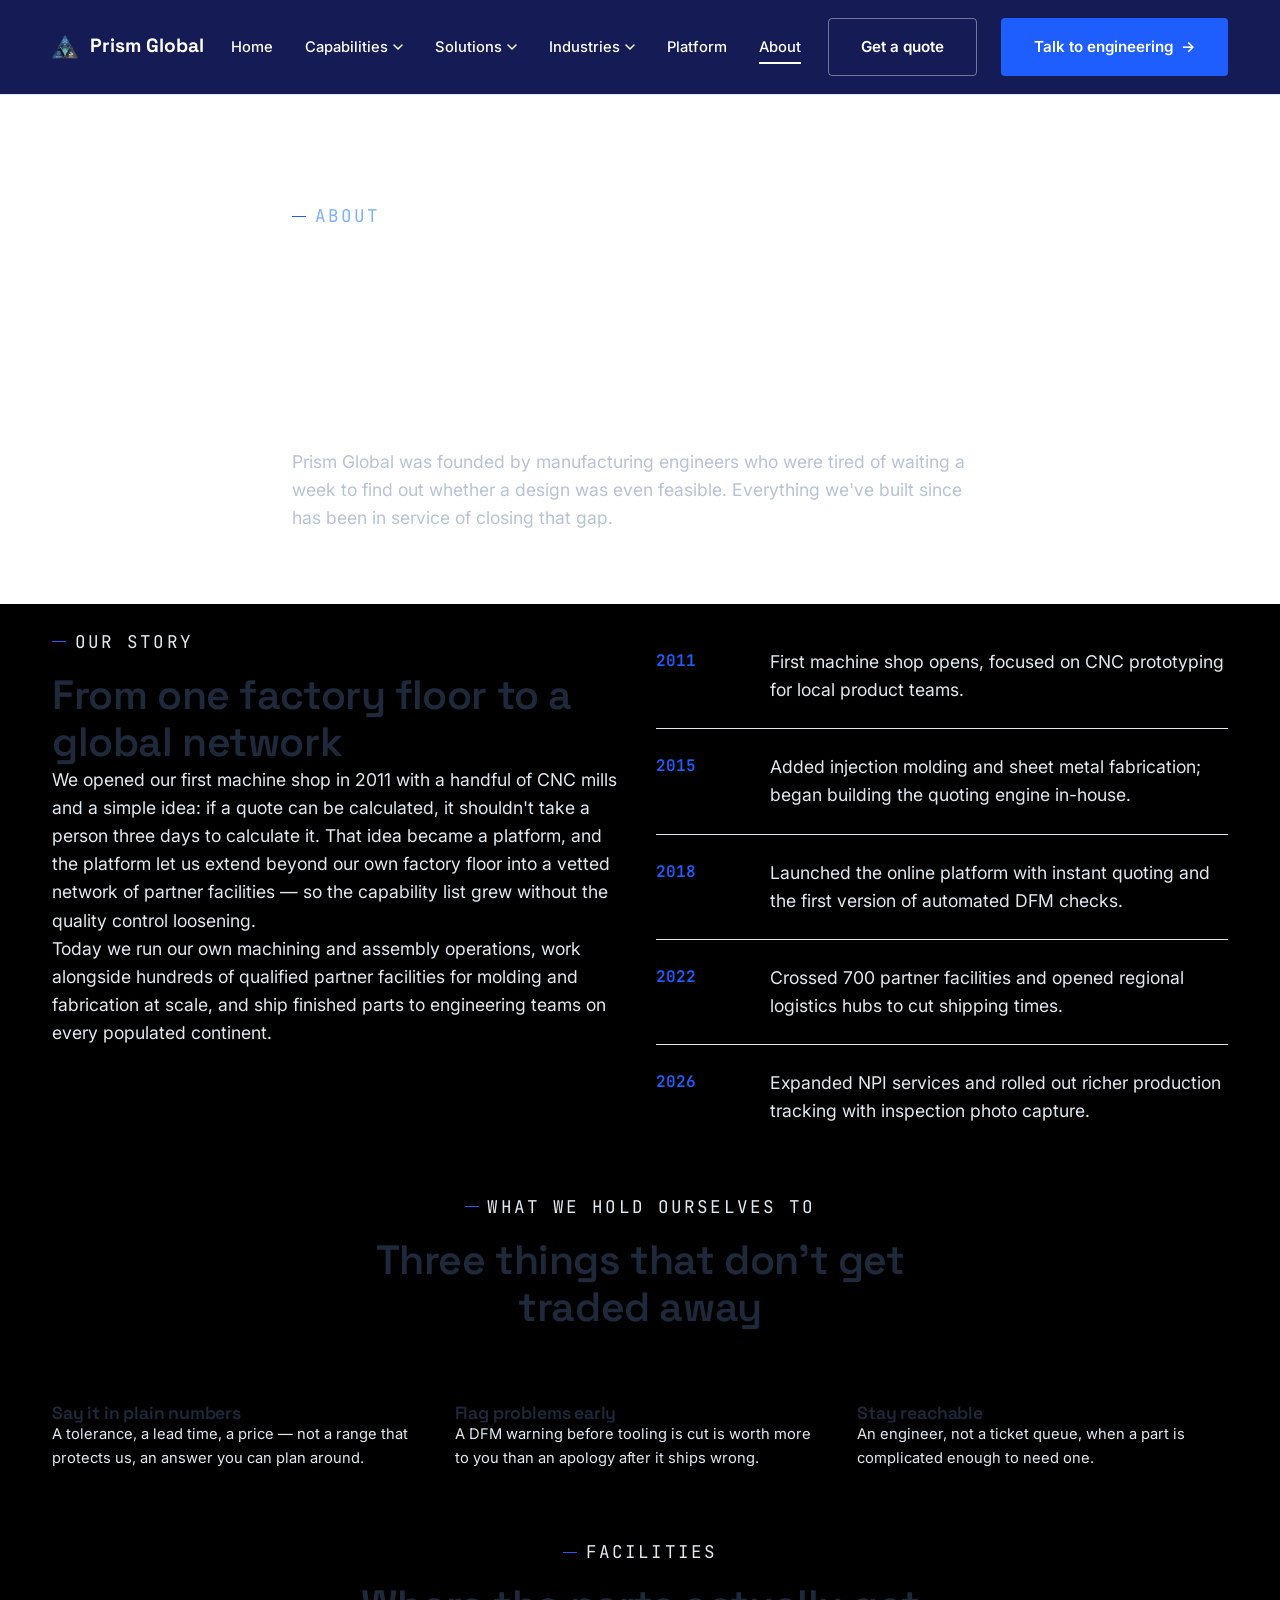
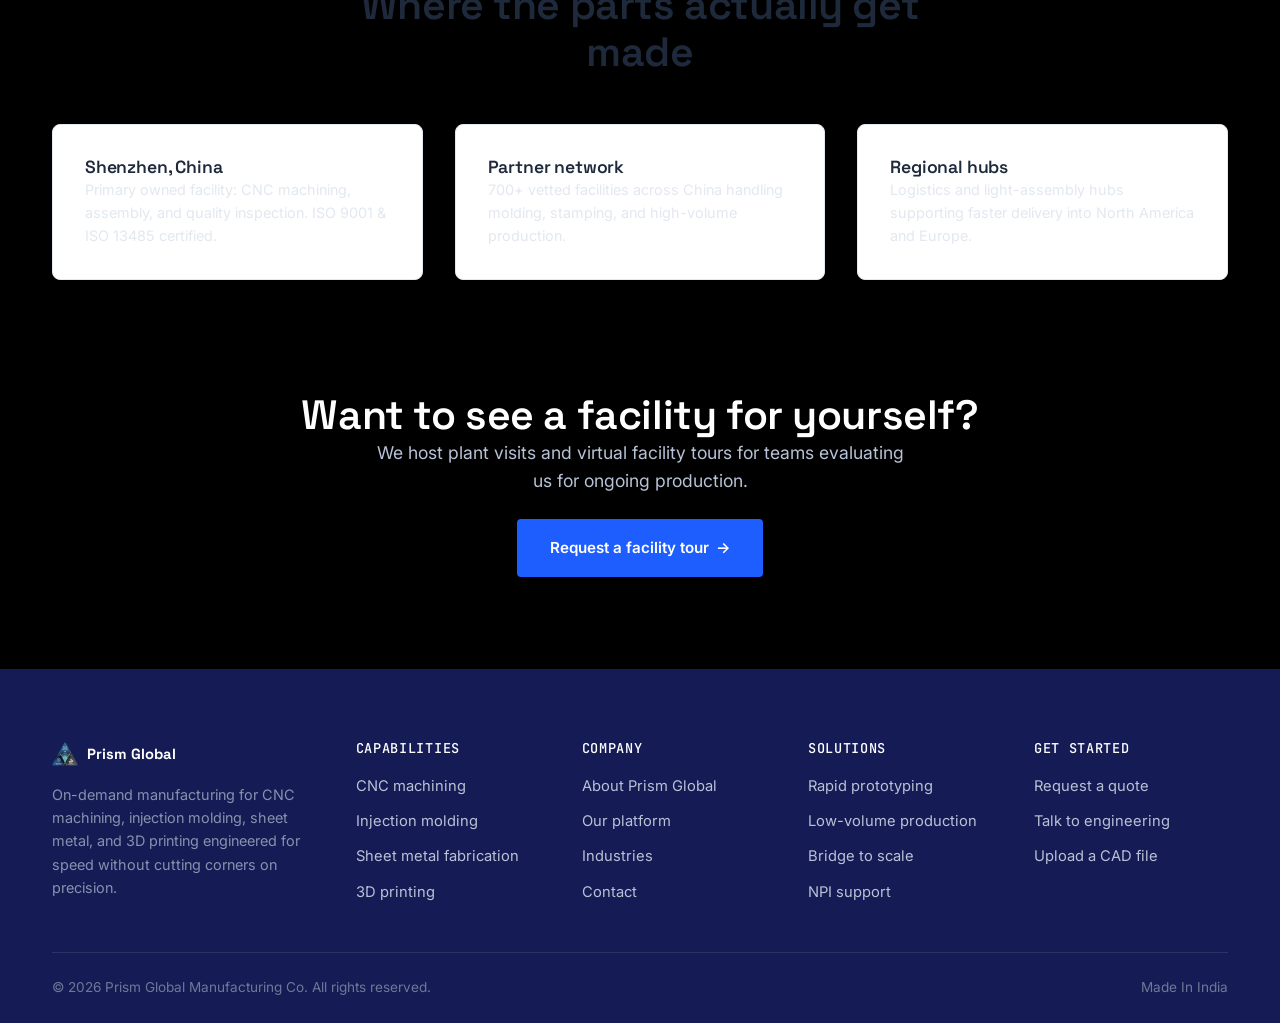
<file: about.html>
<!DOCTYPE html>
<html lang="en">
<head>
<meta charset="UTF-8">
<meta name="viewport" content="width=device-width, initial-scale=1.0">
<title>About Prism Global — Our Story, Facilities & Team</title>
<meta name="description" content="Prism Global has manufactured custom parts since 2011, combining owned facilities with a global partner network to serve engineers and product teams.">
<link rel="preconnect" href="https://fonts.googleapis.com">
<link href="https://fonts.googleapis.com/css2?family=Space+Grotesk:wght@500;600;700&family=Inter:wght@400;500;600;700&family=JetBrains+Mono:wght@400;500&display=swap" rel="stylesheet">
<link rel="stylesheet" href="css1/base.css">
<link rel="stylesheet" href="css1/inner.css">
</head>
<body>
<a href="#main" class="skip-link">Skip to content</a>

<main id="main">

  <section class="page-hero">
    <div class="container">
      <p class="eyebrow" style="color:#7FB0FF;">About</p>
      <h1>We started because quoting a part took too long.</h1>
      <p>Prism Global was founded by manufacturing engineers who were tired of waiting a week to find out whether a design was even feasible. Everything we've built since has been in service of closing that gap.</p>
    </div>
  </section>

  <section class="section">
    <div class="container grid-2" style="align-items:start;">
      <div>
        <p class="eyebrow">Our story</p>
        <h2>From one factory floor to a global network</h2>
        <p>We opened our first machine shop in 2011 with a handful of CNC mills and a simple idea: if a quote can be calculated, it shouldn't take a person three days to calculate it. That idea became a platform, and the platform let us extend beyond our own factory floor into a vetted network of partner facilities — so the capability list grew without the quality control loosening.</p>
        <p>Today we run our own machining and assembly operations, work alongside hundreds of qualified partner facilities for molding and fabrication at scale, and ship finished parts to engineering teams on every populated continent.</p>
      </div>
      <div class="timeline">
        <div class="timeline-item">
          <span class="timeline-year">2011</span>
          <p>First machine shop opens, focused on CNC prototyping for local product teams.</p>
        </div>
        <div class="timeline-item">
          <span class="timeline-year">2015</span>
          <p>Added injection molding and sheet metal fabrication; began building the quoting engine in-house.</p>
        </div>
        <div class="timeline-item">
          <span class="timeline-year">2018</span>
          <p>Launched the online platform with instant quoting and the first version of automated DFM checks.</p>
        </div>
        <div class="timeline-item">
          <span class="timeline-year">2022</span>
          <p>Crossed 700 partner facilities and opened regional logistics hubs to cut shipping times.</p>
        </div>
        <div class="timeline-item">
          <span class="timeline-year">2026</span>
          <p>Expanded NPI services and rolled out richer production tracking with inspection photo capture.</p>
        </div>
      </div>
    </div>
  </section>

  <section class="section section--tint">
    <div class="container">
      <div class="section-head center">
        <p class="eyebrow">What we hold ourselves to</p>
        <h2>Three things that don't get traded away</h2>
      </div>
      <div class="grid-3">
        <div class="value-card">
          <h4>Say it in plain numbers</h4>
          <p style="font-size:0.92rem;">A tolerance, a lead time, a price — not a range that protects us, an answer you can plan around.</p>
        </div>
        <div class="value-card">
          <h4>Flag problems early</h4>
          <p style="font-size:0.92rem;">A DFM warning before tooling is cut is worth more to you than an apology after it ships wrong.</p>
        </div>
        <div class="value-card">
          <h4>Stay reachable</h4>
          <p style="font-size:0.92rem;">An engineer, not a ticket queue, when a part is complicated enough to need one.</p>
        </div>
      </div>
    </div>
  </section>

  <section class="section">
    <div class="container">
      <div class="section-head center">
        <p class="eyebrow">Facilities</p>
        <h2>Where the parts actually get made</h2>
      </div>
      <div class="grid-3">
        <div class="card">
          <h4>Shenzhen, China</h4>
          <p style="font-size:0.9rem;">Primary owned facility: CNC machining, assembly, and quality inspection. ISO 9001 &amp; ISO 13485 certified.</p>
        </div>
        <div class="card">
          <h4>Partner network</h4>
          <p style="font-size:0.9rem;">700+ vetted facilities across China handling molding, stamping, and high-volume production.</p>
        </div>
        <div class="card">
          <h4>Regional hubs</h4>
          <p style="font-size:0.9rem;">Logistics and light-assembly hubs supporting faster delivery into North America and Europe.</p>
        </div>
      </div>
    </div>
  </section>

  <section class="section section--tint">
    <div class="container">
      <div class="cta-banner">
        <h2>Want to see a facility for yourself?</h2>
        <p>We host plant visits and virtual facility tours for teams evaluating us for ongoing production.</p>
        <div class="cta-actions">
          <a href="contact.html" class="btn btn--primary btn--arrow">Request a facility tour</a>
        </div>
      </div>
    </div>
  </section>

</main>

<script src="js1/layout.js"></script>
</body>
</html>
</file>
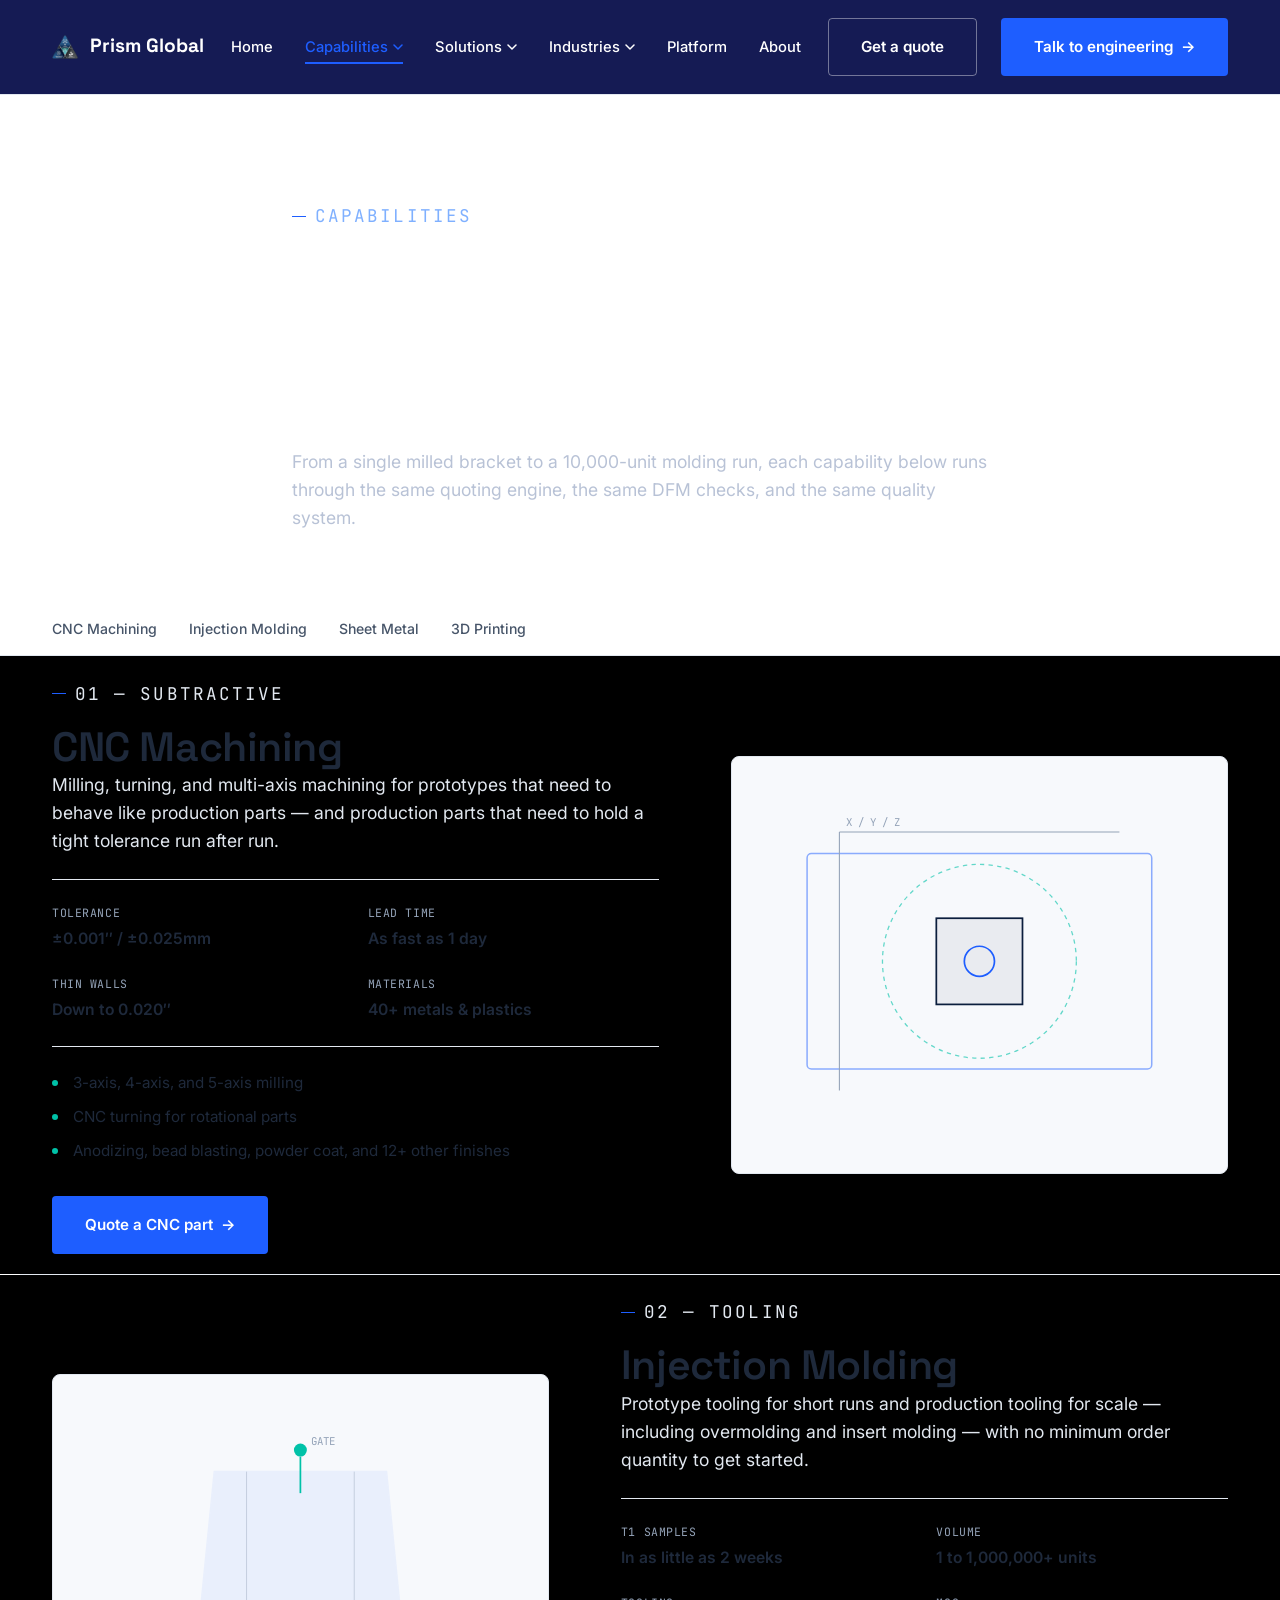
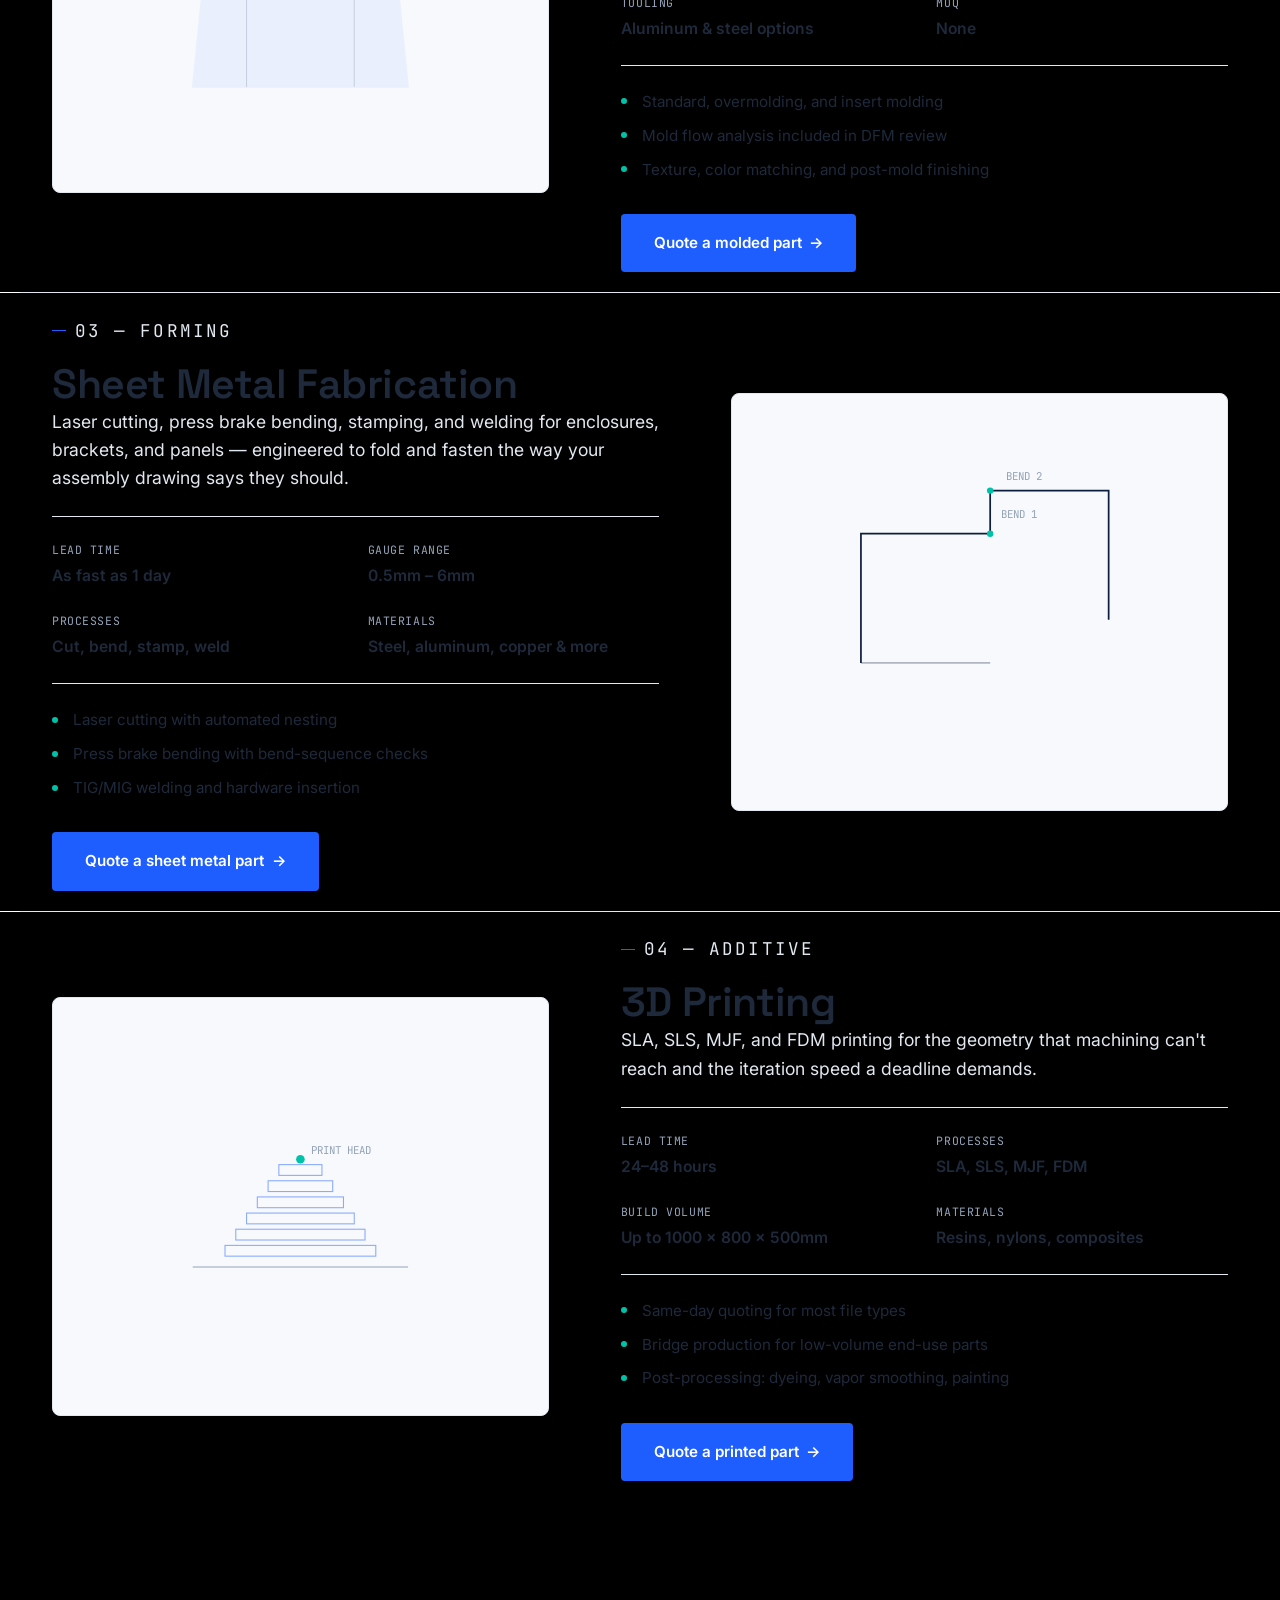
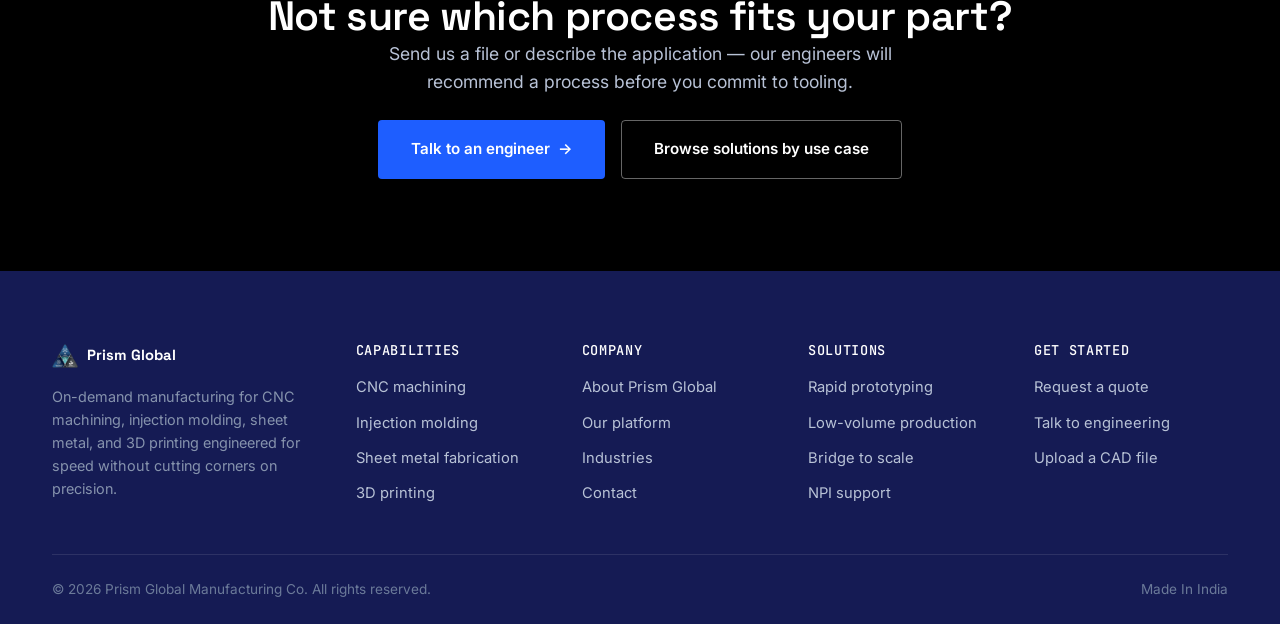
<file: capabilities.html>
<!DOCTYPE html>
<html lang="en">
<head>
<meta charset="UTF-8">
<meta name="viewport" content="width=device-width, initial-scale=1.0">
<title>Capabilities — CNC, Injection Molding, Sheet Metal, 3D Printing | Prism Global</title>
<meta name="description" content="Explore Prism Global's manufacturing capabilities: CNC machining, injection molding, sheet metal fabrication, and 3D printing.">
<link rel="preconnect" href="https://fonts.googleapis.com">
<link href="https://fonts.googleapis.com/css2?family=Space+Grotesk:wght@500;600;700&family=Inter:wght@400;500;600;700&family=JetBrains+Mono:wght@400;500&display=swap" rel="stylesheet">
<link rel="stylesheet" href="css1/base.css">
<link rel="stylesheet" href="css1/inner.css">
</head>
<body>
<a href="#main" class="skip-link">Skip to content</a>

<main id="main">

  <section class="page-hero">
    <div class="container">
      <p class="eyebrow" style="color:#7FB0FF;">Capabilities</p>
      <h1>Four processes. Every tolerance you actually need.</h1>
      <p>From a single milled bracket to a 10,000-unit molding run, each capability below runs through the same quoting engine, the same DFM checks, and the same quality system.</p>
    </div>
  </section>

  <!-- Quick jump -->
  <nav class="cap-jump" aria-label="Capability sections">
    <div class="container cap-jump-inner">
      <a href="#cnc">CNC Machining</a>
      <a href="#injection-molding">Injection Molding</a>
      <a href="#sheet-metal">Sheet Metal</a>
      <a href="#3d-printing">3D Printing</a>
    </div>
  </nav>

  <!-- CNC -->
  <section class="section cap-section" id="cnc">
    <div class="container cap-layout">
      <div class="cap-text">
        <p class="eyebrow">01 — Subtractive</p>
        <h2>CNC Machining</h2>
        <p>Milling, turning, and multi-axis machining for prototypes that need to behave like production parts — and production parts that need to hold a tight tolerance run after run.</p>
        <div class="spec-grid">
          <div><span class="spec-label">Tolerance</span><span class="spec-value">±0.001″ / ±0.025mm</span></div>
          <div><span class="spec-label">Lead time</span><span class="spec-value">As fast as 1 day</span></div>
          <div><span class="spec-label">Thin walls</span><span class="spec-value">Down to 0.020″</span></div>
          <div><span class="spec-label">Materials</span><span class="spec-value">40+ metals & plastics</span></div>
        </div>
        <ul class="bullet-list">
          <li>3-axis, 4-axis, and 5-axis milling</li>
          <li>CNC turning for rotational parts</li>
          <li>Anodizing, bead blasting, powder coat, and 12+ other finishes</li>
        </ul>
        <a href="contact.html" class="btn btn--primary btn--arrow">Quote a CNC part</a>
      </div>
      <div class="cap-visual" aria-hidden="true">
        <svg viewBox="0 0 400 320" xmlns="http://www.w3.org/2000/svg">
          <rect x="40" y="60" width="320" height="200" rx="4" fill="none" stroke="#1E5EFF" stroke-width="1.4" opacity="0.5"/>
          <circle cx="200" cy="160" r="90" fill="none" stroke="#00C2A8" stroke-width="1.2" stroke-dasharray="4 4" opacity="0.6"/>
          <path d="M70 280 L70 40 M70 40 L330 40" stroke="#94A3B8" stroke-width="1"/>
          <text x="76" y="34" font-family="JetBrains Mono" font-size="10" fill="#94A3B8">X / Y / Z</text>
          <rect x="160" y="120" width="80" height="80" fill="#0B1E3D" opacity="0.06"/>
          <rect x="160" y="120" width="80" height="80" fill="none" stroke="#0B1E3D" stroke-width="1.6"/>
          <circle cx="200" cy="160" r="14" fill="none" stroke="#1E5EFF" stroke-width="1.6"/>
        </svg>
      </div>
    </div>
  </section>

  <hr class="divider container-rule">

  <!-- Injection Molding -->
  <section class="section cap-section" id="injection-molding">
    <div class="container cap-layout cap-layout--reverse">
      <div class="cap-text">
        <p class="eyebrow">02 — Tooling</p>
        <h2>Injection Molding</h2>
        <p>Prototype tooling for short runs and production tooling for scale — including overmolding and insert molding — with no minimum order quantity to get started.</p>
        <div class="spec-grid">
          <div><span class="spec-label">T1 samples</span><span class="spec-value">In as little as 2 weeks</span></div>
          <div><span class="spec-label">Volume</span><span class="spec-value">1 to 1,000,000+ units</span></div>
          <div><span class="spec-label">Tooling</span><span class="spec-value">Aluminum & steel options</span></div>
          <div><span class="spec-label">MOQ</span><span class="spec-value">None</span></div>
        </div>
        <ul class="bullet-list">
          <li>Standard, overmolding, and insert molding</li>
          <li>Mold flow analysis included in DFM review</li>
          <li>Texture, color matching, and post-mold finishing</li>
        </ul>
        <a href="contact.html" class="btn btn--primary btn--arrow">Quote a molded part</a>
      </div>
      <div class="cap-visual" aria-hidden="true">
        <svg viewBox="0 0 400 320" xmlns="http://www.w3.org/2000/svg">
          <path d="M120 60 L280 60 L300 260 L100 260 Z" fill="#1E5EFF" opacity="0.06" stroke="#1E5EFF" stroke-width="1.4"/>
          <path d="M150 60 L150 260 M250 60 L250 260" stroke="#94A3B8" stroke-width="0.8" opacity="0.5"/>
          <circle cx="200" cy="40" r="6" fill="#00C2A8"/>
          <path d="M200 46 L200 80" stroke="#00C2A8" stroke-width="1.6"/>
          <text x="210" y="35" font-family="JetBrains Mono" font-size="10" fill="#94A3B8">GATE</text>
        </svg>
      </div>
    </div>
  </section>

  <hr class="divider container-rule">

  <!-- Sheet Metal -->
  <section class="section cap-section" id="sheet-metal">
    <div class="container cap-layout">
      <div class="cap-text">
        <p class="eyebrow">03 — Forming</p>
        <h2>Sheet Metal Fabrication</h2>
        <p>Laser cutting, press brake bending, stamping, and welding for enclosures, brackets, and panels — engineered to fold and fasten the way your assembly drawing says they should.</p>
        <div class="spec-grid">
          <div><span class="spec-label">Lead time</span><span class="spec-value">As fast as 1 day</span></div>
          <div><span class="spec-label">Gauge range</span><span class="spec-value">0.5mm – 6mm</span></div>
          <div><span class="spec-label">Processes</span><span class="spec-value">Cut, bend, stamp, weld</span></div>
          <div><span class="spec-label">Materials</span><span class="spec-value">Steel, aluminum, copper & more</span></div>
        </div>
        <ul class="bullet-list">
          <li>Laser cutting with automated nesting</li>
          <li>Press brake bending with bend-sequence checks</li>
          <li>TIG/MIG welding and hardware insertion</li>
        </ul>
        <a href="contact.html" class="btn btn--primary btn--arrow">Quote a sheet metal part</a>
      </div>
      <div class="cap-visual" aria-hidden="true">
        <svg viewBox="0 0 400 320" xmlns="http://www.w3.org/2000/svg">
          <path d="M90 220 L90 100 L210 100 L210 60 L320 60 L320 180" fill="none" stroke="#0B1E3D" stroke-width="1.6"/>
          <path d="M90 220 L210 220" stroke="#0B1E3D" stroke-width="1.6" opacity="0.3"/>
          <circle cx="210" cy="100" r="3" fill="#00C2A8"/>
          <circle cx="210" cy="60" r="3" fill="#00C2A8"/>
          <text x="220" y="85" font-family="JetBrains Mono" font-size="10" fill="#94A3B8">BEND 1</text>
          <text x="225" y="50" font-family="JetBrains Mono" font-size="10" fill="#94A3B8">BEND 2</text>
        </svg>
      </div>
    </div>
  </section>

  <hr class="divider container-rule">

  <!-- 3D Printing -->
  <section class="section cap-section" id="3d-printing">
    <div class="container cap-layout cap-layout--reverse">
      <div class="cap-text">
        <p class="eyebrow">04 — Additive</p>
        <h2>3D Printing</h2>
        <p>SLA, SLS, MJF, and FDM printing for the geometry that machining can't reach and the iteration speed a deadline demands.</p>
        <div class="spec-grid">
          <div><span class="spec-label">Lead time</span><span class="spec-value">24–48 hours</span></div>
          <div><span class="spec-label">Processes</span><span class="spec-value">SLA, SLS, MJF, FDM</span></div>
          <div><span class="spec-label">Build volume</span><span class="spec-value">Up to 1000 × 800 × 500mm</span></div>
          <div><span class="spec-label">Materials</span><span class="spec-value">Resins, nylons, composites</span></div>
        </div>
        <ul class="bullet-list">
          <li>Same-day quoting for most file types</li>
          <li>Bridge production for low-volume end-use parts</li>
          <li>Post-processing: dyeing, vapor smoothing, painting</li>
        </ul>
        <a href="contact.html" class="btn btn--primary btn--arrow">Quote a printed part</a>
      </div>
      <div class="cap-visual" aria-hidden="true">
        <svg viewBox="0 0 400 320" xmlns="http://www.w3.org/2000/svg">
          <g stroke="#1E5EFF" stroke-width="1" opacity="0.5" fill="none">
            <rect x="130" y="200" width="140" height="10"/>
            <rect x="140" y="185" width="120" height="10"/>
            <rect x="150" y="170" width="100" height="10"/>
            <rect x="160" y="155" width="80" height="10"/>
            <rect x="170" y="140" width="60" height="10"/>
            <rect x="180" y="125" width="40" height="10"/>
          </g>
          <line x1="100" y1="220" x2="300" y2="220" stroke="#94A3B8" stroke-width="1"/>
          <circle cx="200" cy="120" r="4" fill="#00C2A8"/>
          <text x="210" y="115" font-family="JetBrains Mono" font-size="10" fill="#94A3B8">PRINT HEAD</text>
        </svg>
      </div>
    </div>
  </section>

  <!-- CTA -->
  <section class="section section--tint">
    <div class="container">
      <div class="cta-banner">
        <h2>Not sure which process fits your part?</h2>
        <p>Send us a file or describe the application — our engineers will recommend a process before you commit to tooling.</p>
        <div class="cta-actions">
          <a href="contact.html" class="btn btn--primary btn--arrow">Talk to an engineer</a>
          <a href="solutions.html" class="btn btn--ghost">Browse solutions by use case</a>
        </div>
      </div>
    </div>
  </section>

</main>

<script src="js1/layout.js"></script>
</body>
</html>
</file>
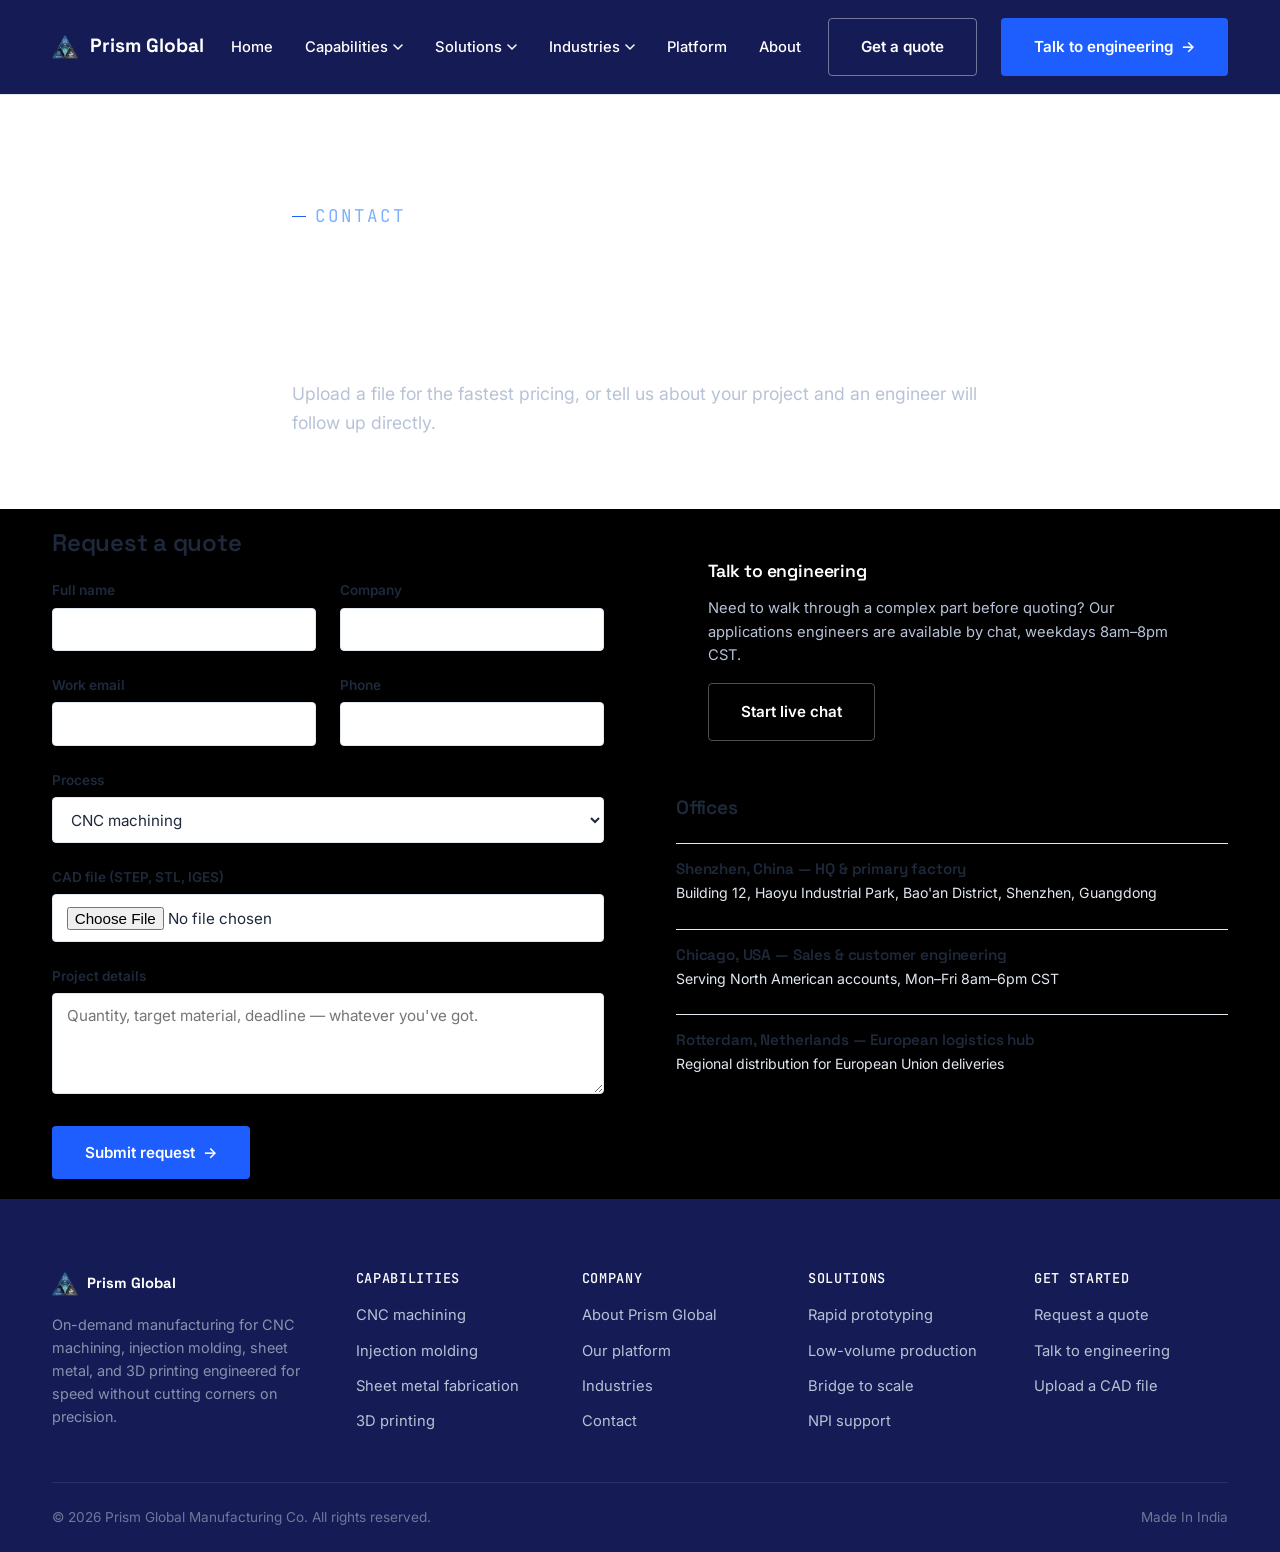
<file: contact.html>
<!DOCTYPE html>
<html lang="en">
<head>
<meta charset="UTF-8">
<meta name="viewport" content="width=device-width, initial-scale=1.0">
<title>Contact &amp; Get a Quote | Prism Global</title>
<meta name="description" content="Request a quote, upload a CAD file, or talk to a Prism Global engineer about your next manufacturing project.">
<link rel="preconnect" href="https://fonts.googleapis.com">
<link href="https://fonts.googleapis.com/css2?family=Space+Grotesk:wght@500;600;700&family=Inter:wght@400;500;600;700&family=JetBrains+Mono:wght@400;500&display=swap" rel="stylesheet">
<link rel="stylesheet" href="css1/base.css">
<link rel="stylesheet" href="css1/inner.css">
</head>
<body>
<a href="#main" class="skip-link">Skip to content</a>

<main id="main">

  <section class="page-hero">
    <div class="container">
      <p class="eyebrow" style="color:#7FB0FF;">Contact</p>
      <h1>Get a quote or get a question answered.</h1>
      <p>Upload a file for the fastest pricing, or tell us about your project and an engineer will follow up directly.</p>
    </div>
  </section>

  <section class="section">
    <div class="container contact-layout">

      <div>
        <h2 style="font-size:1.5rem; margin-bottom: var(--space-3);">Request a quote</h2>
        <form id="quoteForm">
          <div class="form-row">
            <div class="form-group">
              <label for="name">Full name</label>
              <input type="text" id="name" name="name" required>
            </div>
            <div class="form-group">
              <label for="company">Company</label>
              <input type="text" id="company" name="company">
            </div>
          </div>
          <div class="form-row">
            <div class="form-group">
              <label for="email">Work email</label>
              <input type="email" id="email" name="email" required>
            </div>
            <div class="form-group">
              <label for="phone">Phone</label>
              <input type="tel" id="phone" name="phone">
            </div>
          </div>
          <div class="form-group">
            <label for="process">Process</label>
            <select id="process" name="process">
              <option>CNC machining</option>
              <option>Injection molding</option>
              <option>Sheet metal fabrication</option>
              <option>3D printing</option>
              <option>Not sure yet</option>
            </select>
          </div>
          <div class="form-group" id="upload">
            <label for="file">CAD file (STEP, STL, IGES)</label>
            <input type="file" id="file" name="file" accept=".step,.stp,.stl,.igs,.iges">
          </div>
          <div class="form-group">
            <label for="message">Project details</label>
            <textarea id="message" name="message" rows="4" placeholder="Quantity, target material, deadline — whatever you've got."></textarea>
          </div>
          <button type="submit" class="btn btn--primary btn--arrow">Submit request</button>
          <div class="success-note" id="successNote">Thanks — your request has been received. An engineer will follow up by email within one business day.</div>
        </form>
      </div>

      <div>
        <div class="contact-info-card" id="chat">
          <h4>Talk to engineering</h4>
          <p>Need to walk through a complex part before quoting? Our applications engineers are available by chat, weekdays 8am–8pm CST.</p>
          <a href="#" class="btn btn--ghost-light" style="margin-top:1em;" onclick="alert('This would open live chat in a production build.'); return false;">Start live chat</a>
        </div>

        <h3 style="font-size:1.2rem; margin-bottom: var(--space-2);">Offices</h3>
        <div class="office-list">
          <div class="office-item">
            <h4>Shenzhen, China — HQ &amp; primary factory</h4>
            <p>Building 12, Haoyu Industrial Park, Bao'an District, Shenzhen, Guangdong</p>
          </div>
          <div class="office-item">
            <h4>Chicago, USA — Sales &amp; customer engineering</h4>
            <p>Serving North American accounts, Mon–Fri 8am–6pm CST</p>
          </div>
          <div class="office-item">
            <h4>Rotterdam, Netherlands — European logistics hub</h4>
            <p>Regional distribution for European Union deliveries</p>
          </div>
        </div>
      </div>

    </div>
  </section>

</main>

<script src="js1/layout.js"></script>
<script>
  document.getElementById('quoteForm').addEventListener('submit', function (e) {
    e.preventDefault();
    document.getElementById('successNote').classList.add('show');
    this.reset();
  });
</script>
</body>
</html>
</file>
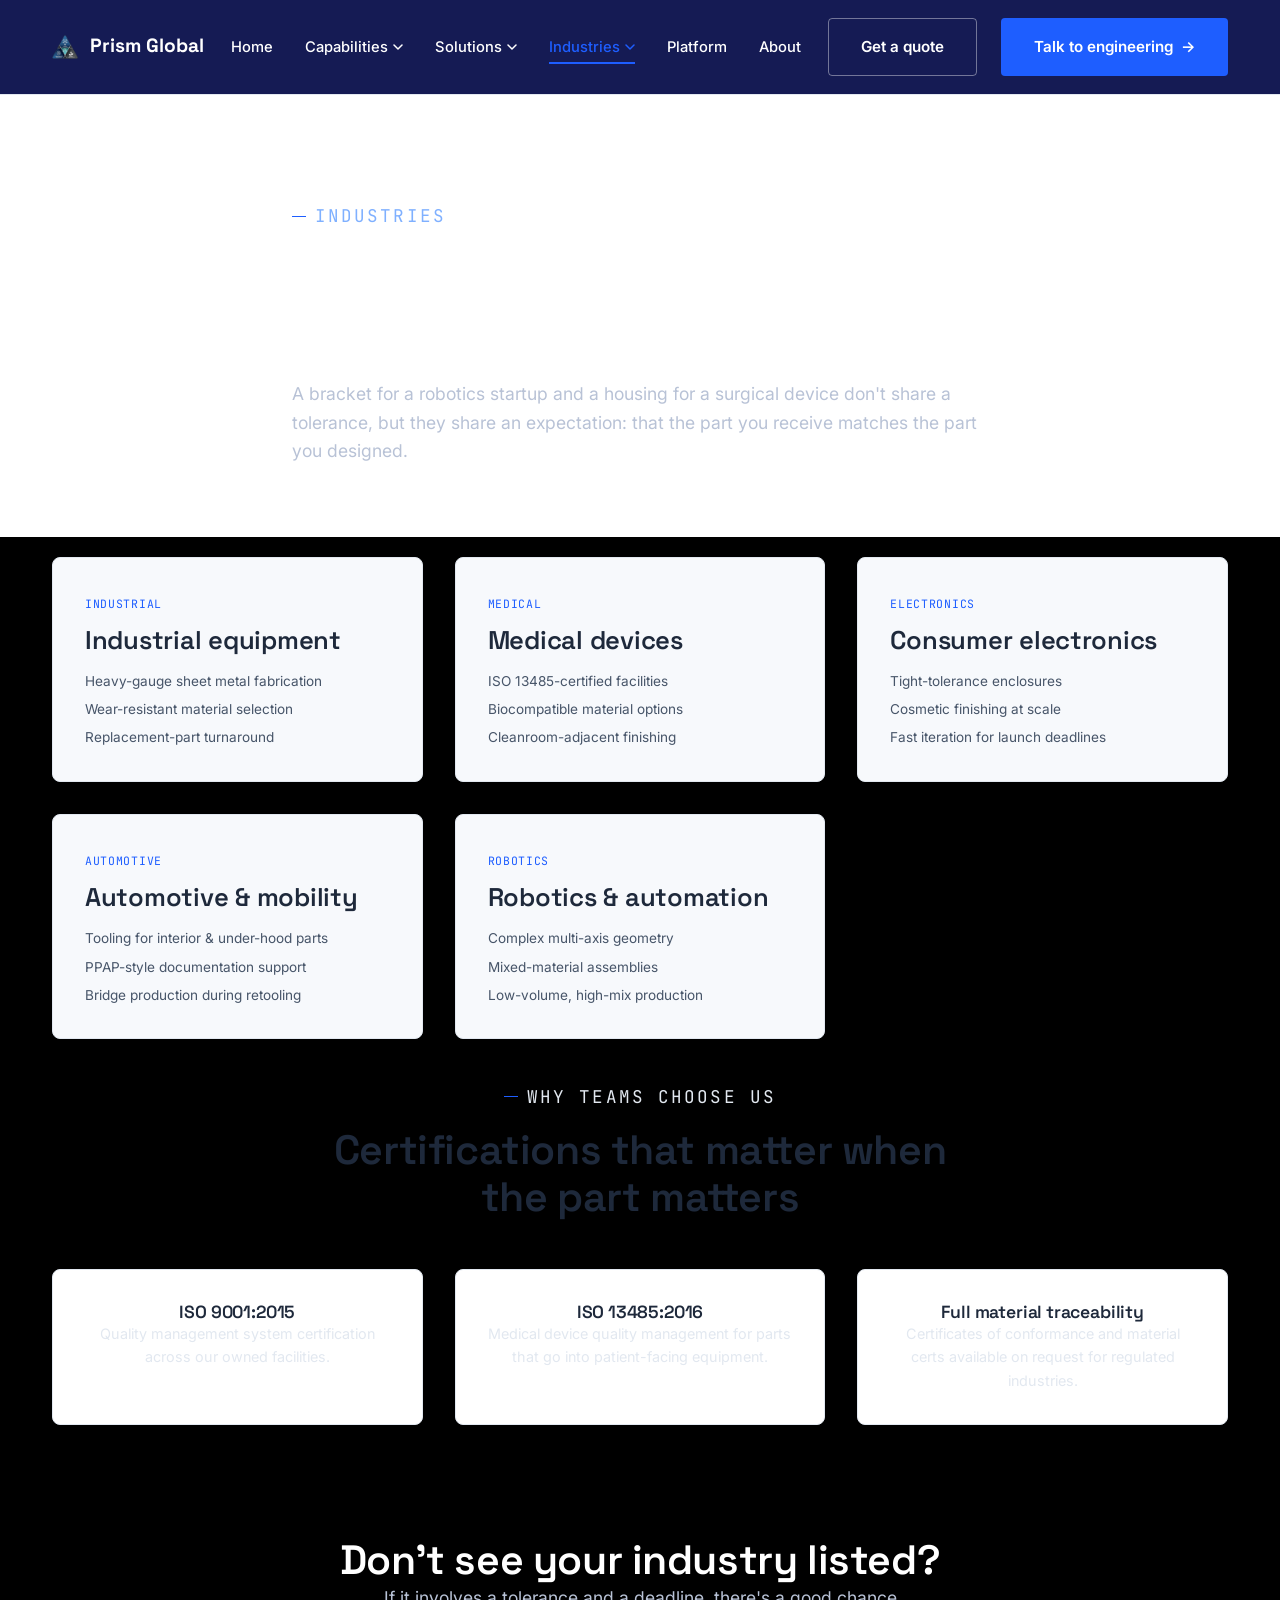
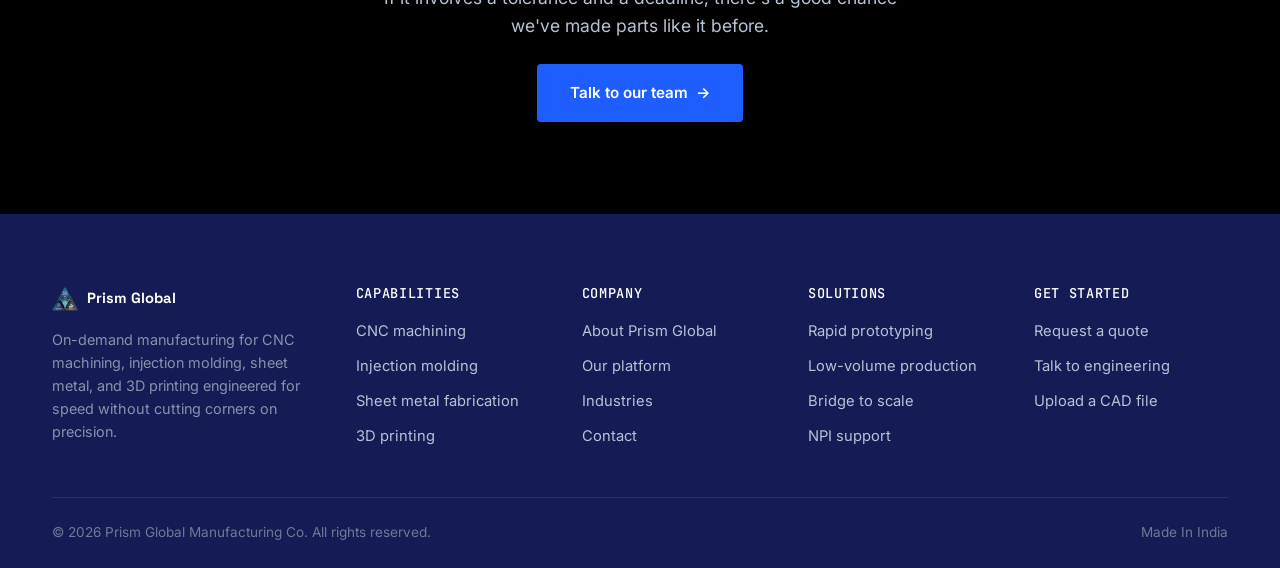
<file: industries.html>
<!DOCTYPE html>
<html lang="en">
<head>
<meta charset="UTF-8">
<meta name="viewport" content="width=device-width, initial-scale=1.0">
<title>Industries — Aerospace, Automotive, Medical & More | Prism Global</title>
<meta name="description" content="Prism Global supports aerospace, automotive, medical, electronics, robotics, and industrial equipment manufacturers with precision parts at every volume.">
<link rel="preconnect" href="https://fonts.googleapis.com">
<link href="https://fonts.googleapis.com/css2?family=Space+Grotesk:wght@500;600;700&family=Inter:wght@400;500;600;700&family=JetBrains+Mono:wght@400;500&display=swap" rel="stylesheet">
<link rel="stylesheet" href="css1/base.css">
<link rel="stylesheet" href="css1/inner.css">
</head>
<body>
<a href="#main" class="skip-link">Skip to content</a>

<main id="main">

  <section class="page-hero">
    <div class="container">
      <p class="eyebrow" style="color:#7FB0FF;">Industries</p>
      <h1>Different stakes. Same precision.</h1>
      <p>A bracket for a robotics startup and a housing for a surgical device don't share a tolerance, but they share an expectation: that the part you receive matches the part you designed.</p>
    </div>
  </section>

  <section class="section">
    <div class="container grid-3">

      <div class="industry-card">
        <div>
          <span class="industry-tag">Industrial</span>
          <h3 style="margin-top:0.4em;">Industrial equipment</h3>
        </div>
        <ul>
          <li>Heavy-gauge sheet metal fabrication</li>
          <li>Wear-resistant material selection</li>
          <li>Replacement-part turnaround</li>
        </ul>
      </div>

      <div class="industry-card">
        <div>
          <span class="industry-tag">Medical</span>
          <h3 style="margin-top:0.4em;">Medical devices</h3>
        </div>
        <ul>
          <li>ISO 13485-certified facilities</li>
          <li>Biocompatible material options</li>
          <li>Cleanroom-adjacent finishing</li>
        </ul>
      </div>

      <div class="industry-card">
        <div>
          <span class="industry-tag">Electronics</span>
          <h3 style="margin-top:0.4em;">Consumer electronics</h3>
        </div>
        <ul>
          <li>Tight-tolerance enclosures</li>
          <li>Cosmetic finishing at scale</li>
          <li>Fast iteration for launch deadlines</li>
        </ul>
      </div>

      <div class="industry-card">
        <div>
          <span class="industry-tag">Automotive</span>
          <h3 style="margin-top:0.4em;">Automotive &amp; mobility</h3>
        </div>
        <ul>
          <li>Tooling for interior &amp; under-hood parts</li>
          <li>PPAP-style documentation support</li>
          <li>Bridge production during retooling</li>
        </ul>
      </div>

      <div class="industry-card">
        <div>
          <span class="industry-tag">Robotics</span>
          <h3 style="margin-top:0.4em;">Robotics &amp; automation</h3>
        </div>
        <ul>
          <li>Complex multi-axis geometry</li>
          <li>Mixed-material assemblies</li>
          <li>Low-volume, high-mix production</li>
        </ul>
      </div>

    </div>
  </section>

  <section class="section section--tint">
    <div class="container">
      <div class="section-head center">
        <p class="eyebrow">Why teams choose us</p>
        <h2>Certifications that matter when the part matters</h2>
      </div>
      <div class="grid-3">
        <div class="card" style="text-align:center;">
          <h4>ISO 9001:2015</h4>
          <p style="font-size:0.9rem;">Quality management system certification across our owned facilities.</p>
        </div>
        <div class="card" style="text-align:center;">
          <h4>ISO 13485:2016</h4>
          <p style="font-size:0.9rem;">Medical device quality management for parts that go into patient-facing equipment.</p>
        </div>
        <div class="card" style="text-align:center;">
          <h4>Full material traceability</h4>
          <p style="font-size:0.9rem;">Certificates of conformance and material certs available on request for regulated industries.</p>
        </div>
      </div>
    </div>
  </section>

  <section class="section">
    <div class="container">
      <div class="cta-banner">
        <h2>Don't see your industry listed?</h2>
        <p>If it involves a tolerance and a deadline, there's a good chance we've made parts like it before.</p>
        <div class="cta-actions">
          <a href="contact.html" class="btn btn--primary btn--arrow">Talk to our team</a>
        </div>
      </div>
    </div>
  </section>

</main>

<script src="js1/layout.js"></script>
</body>
</html>
</file>
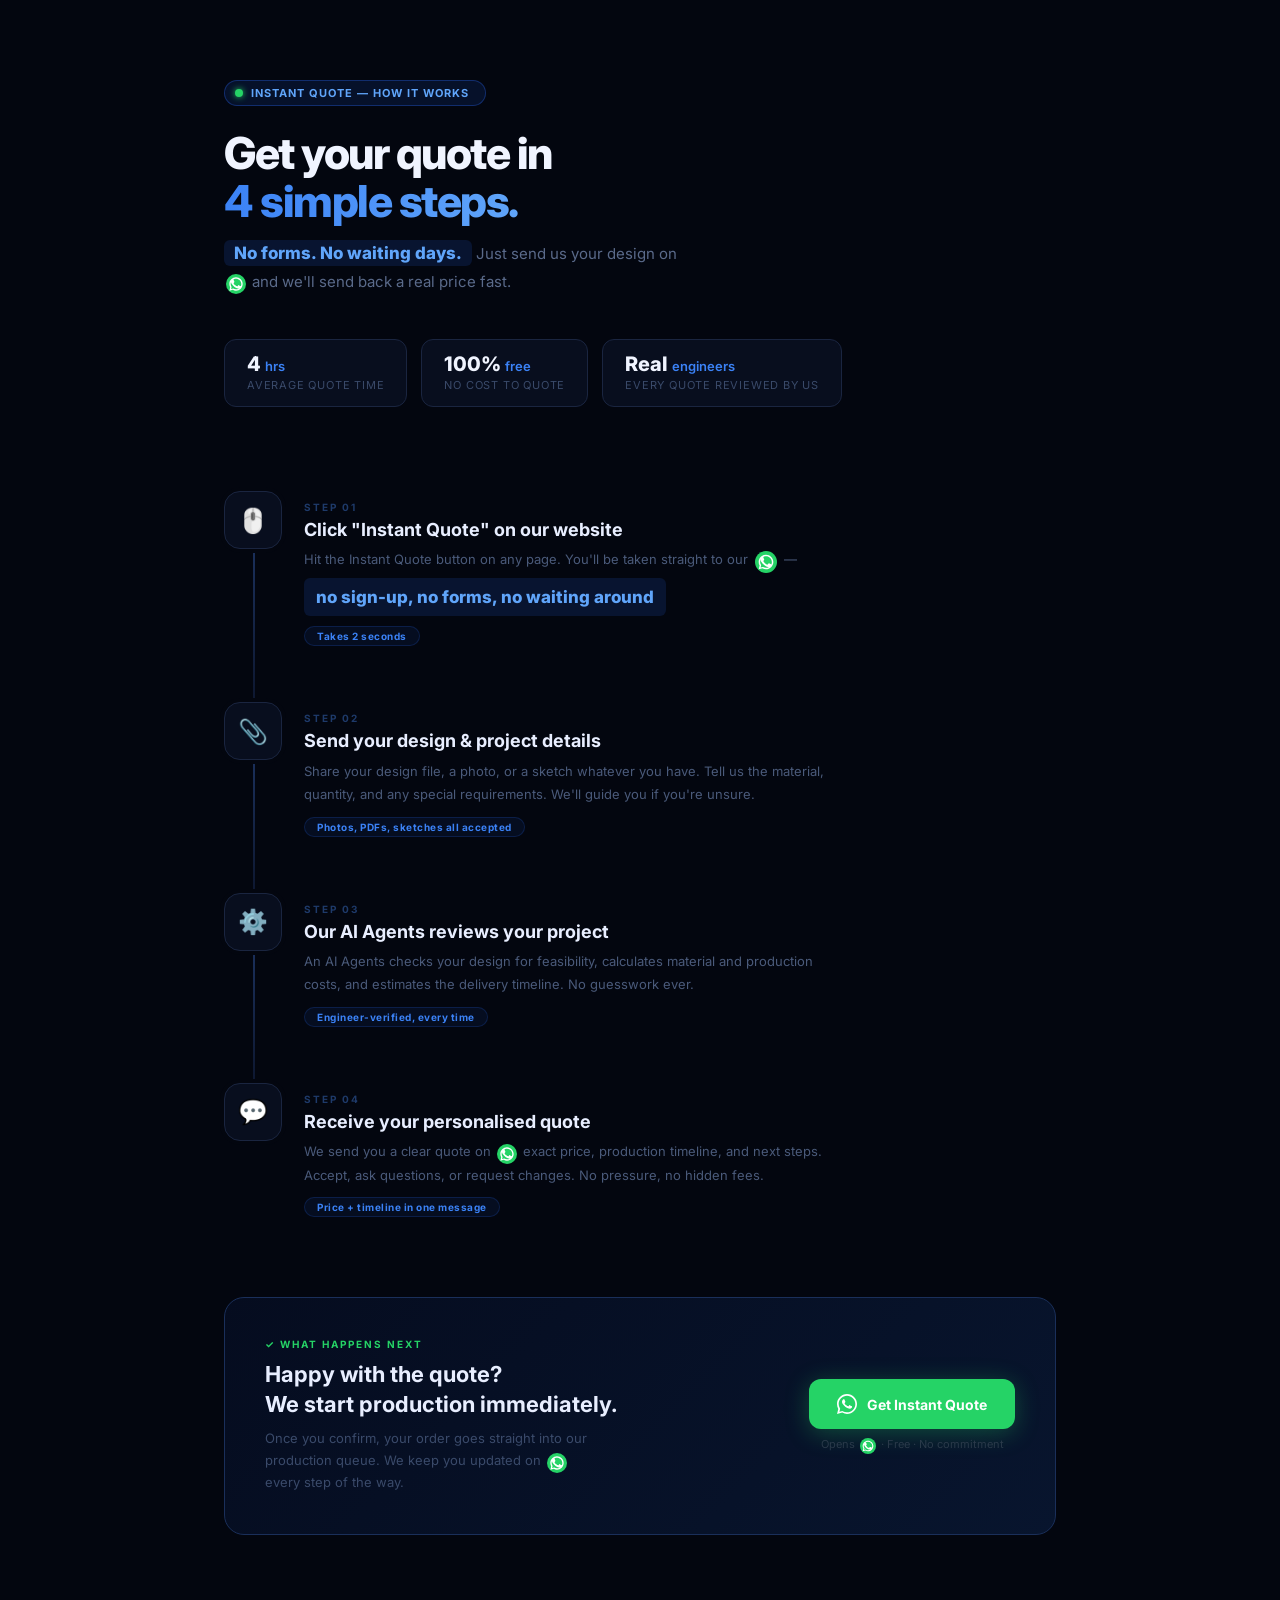
<file: instant_quote.html>
<!DOCTYPE html>
<html lang="en">
<head>
<meta charset="UTF-8"/>
<meta name="viewport" content="width=device-width, initial-scale=1.0"/>
<title>How It Works — Instant Quote</title>
<link href="https://fonts.googleapis.com/css2?family=Inter:wght@300;400;500;600;700;800&display=swap" rel="stylesheet"/>
<style>
  *{margin:0;padding:0;box-sizing:border-box}

  body{
    font-family:'Inter',sans-serif;
    background:#03060f;
    color:#e8eaf0;
  }

  /* ── SECTION WRAPPER ── */
  .hiw-section{
    padding:80px 24px;
    max-width:880px;
    margin:0 auto;
  }

  /* ── TOP BADGE ── */
  .hiw-badge{
    display:inline-flex;align-items:center;gap:8px;
    background:rgba(37,99,235,0.12);
    border:1px solid rgba(37,99,235,0.35);
    border-radius:30px;padding:5px 16px 5px 10px;
    font-size:11px;font-weight:700;color:#60a5fa;
    letter-spacing:1px;text-transform:uppercase;
    margin-bottom:24px;
  }
  .hiw-badge-dot{
    width:8px;height:8px;border-radius:50%;
    background:#25D366;
    box-shadow:0 0 6px #25D366;
  }

  /* ── HEADING ── */
  .hiw-heading{
    font-size:44px;font-weight:800;line-height:1.08;
    letter-spacing:-1.5px;color:#f0f4ff;
    margin-bottom:14px;
  }
  .hiw-heading span{
    background:linear-gradient(90deg,#3b82f6,#60a5fa);
    -webkit-background-clip:text;-webkit-text-fill-color:transparent;
  }
  .hiw-sub{
    font-size:15px;color:#5a6a8a;
    max-width:460px;line-height:1.75;
    margin-bottom:44px;
  }

  /* ── TRUST STATS ── */
  .hiw-stats{
    display:flex;gap:14px;flex-wrap:wrap;
    margin-bottom:56px;
  }
  .hiw-stat{
    background:#080e1e;
    border:1px solid #1a2540;
    border-radius:12px;
    padding:14px 22px;
  }
  .hiw-stat-num{
    font-size:20px;font-weight:800;color:#f0f4ff;line-height:1;
  }
  .hiw-stat-num span{color:#3b82f6;font-size:13px;font-weight:600;}
  .hiw-stat-label{font-size:11px;color:#3a4a6a;text-transform:uppercase;letter-spacing:0.8px;margin-top:4px;}

  /* ── STEPS ── */
  .hiw-steps{display:flex;flex-direction:column;gap:0;position:relative;}

  .hiw-step{
    display:grid;
    grid-template-columns:60px 1fr;
    gap:20px;
    padding:28px 0;
    position:relative;
  }
  .hiw-step:not(:last-child)::after{
    content:'';
    position:absolute;
    left:29px;top:88px;bottom:-28px;
    width:2px;
    background:linear-gradient(to bottom,#1a2f5a,#0d1730);
  }

  .hiw-step-icon{
    width:58px;height:58px;border-radius:16px;
    background:#080e1e;
    border:1px solid #1a2540;
    display:flex;align-items:center;justify-content:center;
    font-size:24px;
    flex-shrink:0;
    position:relative;z-index:1;
    box-shadow:0 0 0 4px #03060f;
  }

  .hiw-step-body{padding-top:10px;}
  .hiw-step-num{
    font-size:10px;font-weight:700;letter-spacing:2px;
    color:#1e3a6a;text-transform:uppercase;margin-bottom:5px;
  }
  .hiw-step-title{
    font-size:18px;font-weight:700;color:#e8eeff;
    margin-bottom:7px;line-height:1.3;
  }
  .hiw-step-desc{
    font-size:13px;color:#4a5a7a;
    line-height:1.8;max-width:540px;
  }
  .hiw-step-tag{
    display:inline-block;margin-top:10px;
    background:rgba(37,99,235,0.08);
    border:1px solid rgba(37,99,235,0.2);
    color:#3b82f6;
    font-size:10px;font-weight:700;
    padding:3px 12px;border-radius:20px;letter-spacing:0.5px;
  }

  /* ── OUTCOME CARD ── */
  .hiw-outcome{
    margin-top:52px;
    background:linear-gradient(135deg,#050c1f 0%,#08152e 100%);
    border:1px solid #1a2f5a;
    border-radius:20px;
    padding:40px;
    display:flex;
    align-items:center;
    justify-content:space-between;
    gap:28px;
    flex-wrap:wrap;
  }
  .hiw-outcome-label{
    font-size:10px;font-weight:700;letter-spacing:2px;
    color:#25D366;text-transform:uppercase;margin-bottom:10px;
  }
  .hiw-outcome-title{
    font-size:22px;font-weight:700;
    color:#e8eeff;line-height:1.35;
  }
  .hiw-outcome-desc{
    font-size:13px;color:#3a4a6a;
    margin-top:8px;max-width:340px;line-height:1.7;
  }

  /* ── CTA BUTTON ── */
  .hiw-cta{
    display:inline-flex;align-items:center;gap:10px;
    background:#25D366;color:#fff;
    font-size:14px;font-weight:700;
    padding:15px 28px;border-radius:12px;
    text-decoration:none;
    box-shadow:0 4px 24px rgba(37,211,102,0.3);
    transition:transform 0.15s,box-shadow 0.15s;
    white-space:nowrap;
  }
  .hiw-cta:hover{
    transform:translateY(-2px);
    box-shadow:0 8px 32px rgba(37,211,102,0.4);
  }
  .hiw-cta svg{width:20px;height:20px;flex-shrink:0;}
  .hiw-cta-sub{
    font-size:11px;color:#2a3a4a;
    margin-top:8px;text-align:center;
  }

  /* ── RESPONSIVE ── */
  @media(max-width:600px){
    .hiw-heading{font-size:30px;}
    .hiw-outcome{flex-direction:column;}
    .hiw-outcome-right{width:100%;}
    .hiw-cta{width:100%;justify-content:center;}
  }
</style>
</head>
<body>

<section class="hiw-section">

  <!-- Badge -->
  <div class="hiw-badge">
    <div class="hiw-badge-dot"></div>
    Instant Quote — How it works
  </div>

  <!-- Heading -->
  <h2 class="hiw-heading">Get your quote in<br><span>4 simple steps.</span></h2>
  <p class="hiw-sub"><mark style="background:rgba(37,99,235,0.15);color:#60a5fa;padding:3px 10px;border-radius:6px;font-weight:800;font-size:17px;">No forms. No waiting days.</mark> Just send us your design on <svg style="display:inline-block;vertical-align:middle;width:20px;height:20px;margin:0 2px -2px 2px" viewBox="0 0 24 24" xmlns="http://www.w3.org/2000/svg"><circle cx="12" cy="12" r="12" fill="#25D366"/><path d="M17.472 14.382c-.297-.149-1.758-.867-2.03-.967-.273-.099-.471-.148-.67.15-.197.297-.767.966-.94 1.164-.173.199-.347.223-.644.075-.297-.15-1.255-.463-2.39-1.475-.883-.788-1.48-1.761-1.653-2.059-.173-.297-.018-.458.13-.606.134-.133.298-.347.446-.52.149-.174.198-.298.298-.497.099-.198.05-.371-.025-.52-.075-.149-.669-1.612-.916-2.207-.242-.579-.487-.5-.669-.51-.173-.008-.371-.01-.57-.01-.198 0-.52.074-.792.372-.272.297-1.04 1.016-1.04 2.479 0 1.462 1.065 2.875 1.213 3.074.149.198 2.096 3.2 5.077 4.487.709.306 1.262.489 1.694.625.712.227 1.36.195 1.871.118.571-.085 1.758-.719 2.006-1.413.248-.694.248-1.289.173-1.413-.074-.124-.272-.198-.57-.347z" fill="white"/><path d="M12 4C7.589 4 4 7.589 4 12c0 1.42.374 2.75 1.025 3.904L4.04 19.96l4.056-1.064A7.953 7.953 0 0012 20c4.411 0 8-3.589 8-8s-3.589-8-8-8zm0 14.4a6.38 6.38 0 01-3.26-.896l-.234-.139-2.426.636.648-2.365-.153-.243A6.358 6.358 0 015.6 12c0-3.529 2.871-6.4 6.4-6.4 3.529 0 6.4 2.871 6.4 6.4 0 3.529-2.871 6.4-6.4 6.4z" fill="white"/></svg> and we'll send back a real price fast.</p>

  <!-- Stats -->
  <div class="hiw-stats">
    <div class="hiw-stat">
      <div class="hiw-stat-num">4 <span>hrs</span></div>
      <div class="hiw-stat-label">Average quote time</div>
    </div>
    <div class="hiw-stat">
      <div class="hiw-stat-num">100% <span>free</span></div>
      <div class="hiw-stat-label">No cost to quote</div>
    </div>
    <div class="hiw-stat">
      <div class="hiw-stat-num">Real <span>engineers</span></div>
      <div class="hiw-stat-label">Every quote reviewed by us</div>
    </div>
  </div>

  <!-- Steps -->
  <div class="hiw-steps">

    <div class="hiw-step">
      <div class="hiw-step-icon">🖱️</div>
      <div class="hiw-step-body">
        <div class="hiw-step-num">Step 01</div>
        <div class="hiw-step-title">Click "Instant Quote" on our website</div>
        <div class="hiw-step-desc">Hit the Instant Quote button on any page. You'll be taken straight to our <svg style="display:inline-block;vertical-align:middle;width:22px;height:22px;margin:0 3px -3px 3px" viewBox="0 0 24 24" xmlns="http://www.w3.org/2000/svg"><circle cx="12" cy="12" r="12" fill="#25D366"/><path d="M17.472 14.382c-.297-.149-1.758-.867-2.03-.967-.273-.099-.471-.148-.67.15-.197.297-.767.966-.94 1.164-.173.199-.347.223-.644.075-.297-.15-1.255-.463-2.39-1.475-.883-.788-1.48-1.761-1.653-2.059-.173-.297-.018-.458.13-.606.134-.133.298-.347.446-.52.149-.174.198-.298.298-.497.099-.198.05-.371-.025-.52-.075-.149-.669-1.612-.916-2.207-.242-.579-.487-.5-.669-.51-.173-.008-.371-.01-.57-.01-.198 0-.52.074-.792.372-.272.297-1.04 1.016-1.04 2.479 0 1.462 1.065 2.875 1.213 3.074.149.198 2.096 3.2 5.077 4.487.709.306 1.262.489 1.694.625.712.227 1.36.195 1.871.118.571-.085 1.758-.719 2.006-1.413.248-.694.248-1.289.173-1.413-.074-.124-.272-.198-.57-.347z" fill="white"/><path d="M12 4C7.589 4 4 7.589 4 12c0 1.42.374 2.75 1.025 3.904L4.04 19.96l4.056-1.064A7.953 7.953 0 0012 20c4.411 0 8-3.589 8-8s-3.589-8-8-8zm0 14.4a6.38 6.38 0 01-3.26-.896l-.234-.139-2.426.636.648-2.365-.153-.243A6.358 6.358 0 015.6 12c0-3.529 2.871-6.4 6.4-6.4 3.529 0 6.4 2.871 6.4 6.4 0 3.529-2.871 6.4-6.4 6.4z" fill="white"/></svg> — <mark style="background:rgba(37,99,235,0.15);color:#60a5fa;padding:4px 12px;border-radius:6px;font-weight:800;font-size:17px;display:inline-block;margin-top:6px;">no sign-up, no forms, no waiting around</mark></div>
        <div class="hiw-step-tag">Takes 2 seconds</div>
      </div>
    </div>

    <div class="hiw-step">
      <div class="hiw-step-icon">📎</div>
      <div class="hiw-step-body">
        <div class="hiw-step-num">Step 02</div>
        <div class="hiw-step-title">Send your design &amp; project details</div>
        <div class="hiw-step-desc">Share your design file, a photo, or a sketch whatever you have. Tell us the material, quantity, and any special requirements. We'll guide you if you're unsure.</div>
        <div class="hiw-step-tag">Photos, PDFs, sketches all accepted</div>
      </div>
    </div>

    <div class="hiw-step">
      <div class="hiw-step-icon">⚙️</div>
      <div class="hiw-step-body">
        <div class="hiw-step-num">Step 03</div>
        <div class="hiw-step-title">Our AI Agents reviews your project</div>
        <div class="hiw-step-desc">An AI Agents checks your design for feasibility, calculates material and production costs, and estimates the delivery timeline. No guesswork ever.</div>
        <div class="hiw-step-tag">Engineer-verified, every time</div>
      </div>
    </div>

    <div class="hiw-step">
      <div class="hiw-step-icon">💬</div>
      <div class="hiw-step-body">
        <div class="hiw-step-num">Step 04</div>
        <div class="hiw-step-title">Receive your personalised quote</div>
        <div class="hiw-step-desc">We send you a clear quote on <svg style="display:inline-block;vertical-align:middle;width:20px;height:20px;margin:0 2px -2px 2px" viewBox="0 0 24 24" xmlns="http://www.w3.org/2000/svg"><circle cx="12" cy="12" r="12" fill="#25D366"/><path d="M17.472 14.382c-.297-.149-1.758-.867-2.03-.967-.273-.099-.471-.148-.67.15-.197.297-.767.966-.94 1.164-.173.199-.347.223-.644.075-.297-.15-1.255-.463-2.39-1.475-.883-.788-1.48-1.761-1.653-2.059-.173-.297-.018-.458.13-.606.134-.133.298-.347.446-.52.149-.174.198-.298.298-.497.099-.198.05-.371-.025-.52-.075-.149-.669-1.612-.916-2.207-.242-.579-.487-.5-.669-.51-.173-.008-.371-.01-.57-.01-.198 0-.52.074-.792.372-.272.297-1.04 1.016-1.04 2.479 0 1.462 1.065 2.875 1.213 3.074.149.198 2.096 3.2 5.077 4.487.709.306 1.262.489 1.694.625.712.227 1.36.195 1.871.118.571-.085 1.758-.719 2.006-1.413.248-.694.248-1.289.173-1.413-.074-.124-.272-.198-.57-.347z" fill="white"/><path d="M12 4C7.589 4 4 7.589 4 12c0 1.42.374 2.75 1.025 3.904L4.04 19.96l4.056-1.064A7.953 7.953 0 0012 20c4.411 0 8-3.589 8-8s-3.589-8-8-8zm0 14.4a6.38 6.38 0 01-3.26-.896l-.234-.139-2.426.636.648-2.365-.153-.243A6.358 6.358 0 015.6 12c0-3.529 2.871-6.4 6.4-6.4 3.529 0 6.4 2.871 6.4 6.4 0 3.529-2.871 6.4-6.4 6.4z" fill="white"/></svg> exact price, production timeline, and next steps. Accept, ask questions, or request changes. No pressure, no hidden fees.</div>
        <div class="hiw-step-tag">Price + timeline in one message</div>
      </div>
    </div>

  </div>

  <!-- Outcome -->
  <div class="hiw-outcome">
    <div class="hiw-outcome-left">
      <div class="hiw-outcome-label">✓ What happens next</div>
      <div class="hiw-outcome-title">Happy with the quote?<br>We start production immediately.</div>
      <div class="hiw-outcome-desc">Once you confirm, your order goes straight into our production queue. We keep you updated on <svg style="display:inline-block;vertical-align:middle;width:20px;height:20px;margin:0 2px -2px 2px" viewBox="0 0 24 24" xmlns="http://www.w3.org/2000/svg"><circle cx="12" cy="12" r="12" fill="#25D366"/><path d="M17.472 14.382c-.297-.149-1.758-.867-2.03-.967-.273-.099-.471-.148-.67.15-.197.297-.767.966-.94 1.164-.173.199-.347.223-.644.075-.297-.15-1.255-.463-2.39-1.475-.883-.788-1.48-1.761-1.653-2.059-.173-.297-.018-.458.13-.606.134-.133.298-.347.446-.52.149-.174.198-.298.298-.497.099-.198.05-.371-.025-.52-.075-.149-.669-1.612-.916-2.207-.242-.579-.487-.5-.669-.51-.173-.008-.371-.01-.57-.01-.198 0-.52.074-.792.372-.272.297-1.04 1.016-1.04 2.479 0 1.462 1.065 2.875 1.213 3.074.149.198 2.096 3.2 5.077 4.487.709.306 1.262.489 1.694.625.712.227 1.36.195 1.871.118.571-.085 1.758-.719 2.006-1.413.248-.694.248-1.289.173-1.413-.074-.124-.272-.198-.57-.347z" fill="white"/><path d="M12 4C7.589 4 4 7.589 4 12c0 1.42.374 2.75 1.025 3.904L4.04 19.96l4.056-1.064A7.953 7.953 0 0012 20c4.411 0 8-3.589 8-8s-3.589-8-8-8zm0 14.4a6.38 6.38 0 01-3.26-.896l-.234-.139-2.426.636.648-2.365-.153-.243A6.358 6.358 0 015.6 12c0-3.529 2.871-6.4 6.4-6.4 3.529 0 6.4 2.871 6.4 6.4 0 3.529-2.871 6.4-6.4 6.4z" fill="white"/></svg> every step of the way.</div>
    </div>
    <div class="hiw-outcome-right">
      <!--
        HOW TO LINK YOUR WHATSAPP:
        Replace YOUR_NUMBER below with your number in international format
        Example: +919876543210 becomes 919876543210 (no + or spaces)
        Full link: https://wa.me/919876543210
      -->
      <a class="hiw-cta" href="https://wa.me/YOURNUMBER" target="_blank">
        <svg viewBox="0 0 24 24" fill="white"><path d="M17.472 14.382c-.297-.149-1.758-.867-2.03-.967-.273-.099-.471-.148-.67.15-.197.297-.767.966-.94 1.164-.173.199-.347.223-.644.075-.297-.15-1.255-.463-2.39-1.475-.883-.788-1.48-1.761-1.653-2.059-.173-.297-.018-.458.13-.606.134-.133.298-.347.446-.52.149-.174.198-.298.298-.497.099-.198.05-.371-.025-.52-.075-.149-.669-1.612-.916-2.207-.242-.579-.487-.5-.669-.51-.173-.008-.371-.01-.57-.01-.198 0-.52.074-.792.372-.272.297-1.04 1.016-1.04 2.479 0 1.462 1.065 2.875 1.213 3.074.149.198 2.096 3.2 5.077 4.487.709.306 1.262.489 1.694.625.712.227 1.36.195 1.871.118.571-.085 1.758-.719 2.006-1.413.248-.694.248-1.289.173-1.413-.074-.124-.272-.198-.57-.347z"/><path d="M12 0C5.373 0 0 5.373 0 12c0 2.127.558 4.126 1.532 5.862L.057 23.998l6.305-1.654A11.954 11.954 0 0012 24c6.627 0 12-5.373 12-12S18.627 0 12 0zm0 22c-1.854 0-3.584-.504-5.073-1.383l-.361-.214-3.741.981.998-3.648-.235-.374A9.953 9.953 0 012 12C2 6.477 6.477 2 12 2s10 4.477 10 10-4.477 10-10 10z"/></svg>
        Get Instant Quote
      </a>
      <div class="hiw-cta-sub">Opens <svg style="display:inline-block;vertical-align:middle;width:16px;height:16px;margin:0 2px -2px 2px" viewBox="0 0 24 24" xmlns="http://www.w3.org/2000/svg"><circle cx="12" cy="12" r="12" fill="#25D366"/><path d="M17.472 14.382c-.297-.149-1.758-.867-2.03-.967-.273-.099-.471-.148-.67.15-.197.297-.767.966-.94 1.164-.173.199-.347.223-.644.075-.297-.15-1.255-.463-2.39-1.475-.883-.788-1.48-1.761-1.653-2.059-.173-.297-.018-.458.13-.606.134-.133.298-.347.446-.52.149-.174.198-.298.298-.497.099-.198.05-.371-.025-.52-.075-.149-.669-1.612-.916-2.207-.242-.579-.487-.5-.669-.51-.173-.008-.371-.01-.57-.01-.198 0-.52.074-.792.372-.272.297-1.04 1.016-1.04 2.479 0 1.462 1.065 2.875 1.213 3.074.149.198 2.096 3.2 5.077 4.487.709.306 1.262.489 1.694.625.712.227 1.36.195 1.871.118.571-.085 1.758-.719 2.006-1.413.248-.694.248-1.289.173-1.413-.074-.124-.272-.198-.57-.347z" fill="white"/><path d="M12 4C7.589 4 4 7.589 4 12c0 1.42.374 2.75 1.025 3.904L4.04 19.96l4.056-1.064A7.953 7.953 0 0012 20c4.411 0 8-3.589 8-8s-3.589-8-8-8zm0 14.4a6.38 6.38 0 01-3.26-.896l-.234-.139-2.426.636.648-2.365-.153-.243A6.358 6.358 0 015.6 12c0-3.529 2.871-6.4 6.4-6.4 3.529 0 6.4 2.871 6.4 6.4 0 3.529-2.871 6.4-6.4 6.4z" fill="white"/></svg> · Free · No commitment</div>
    </div>
  </div>

</section>

</body>
</html>
</file>
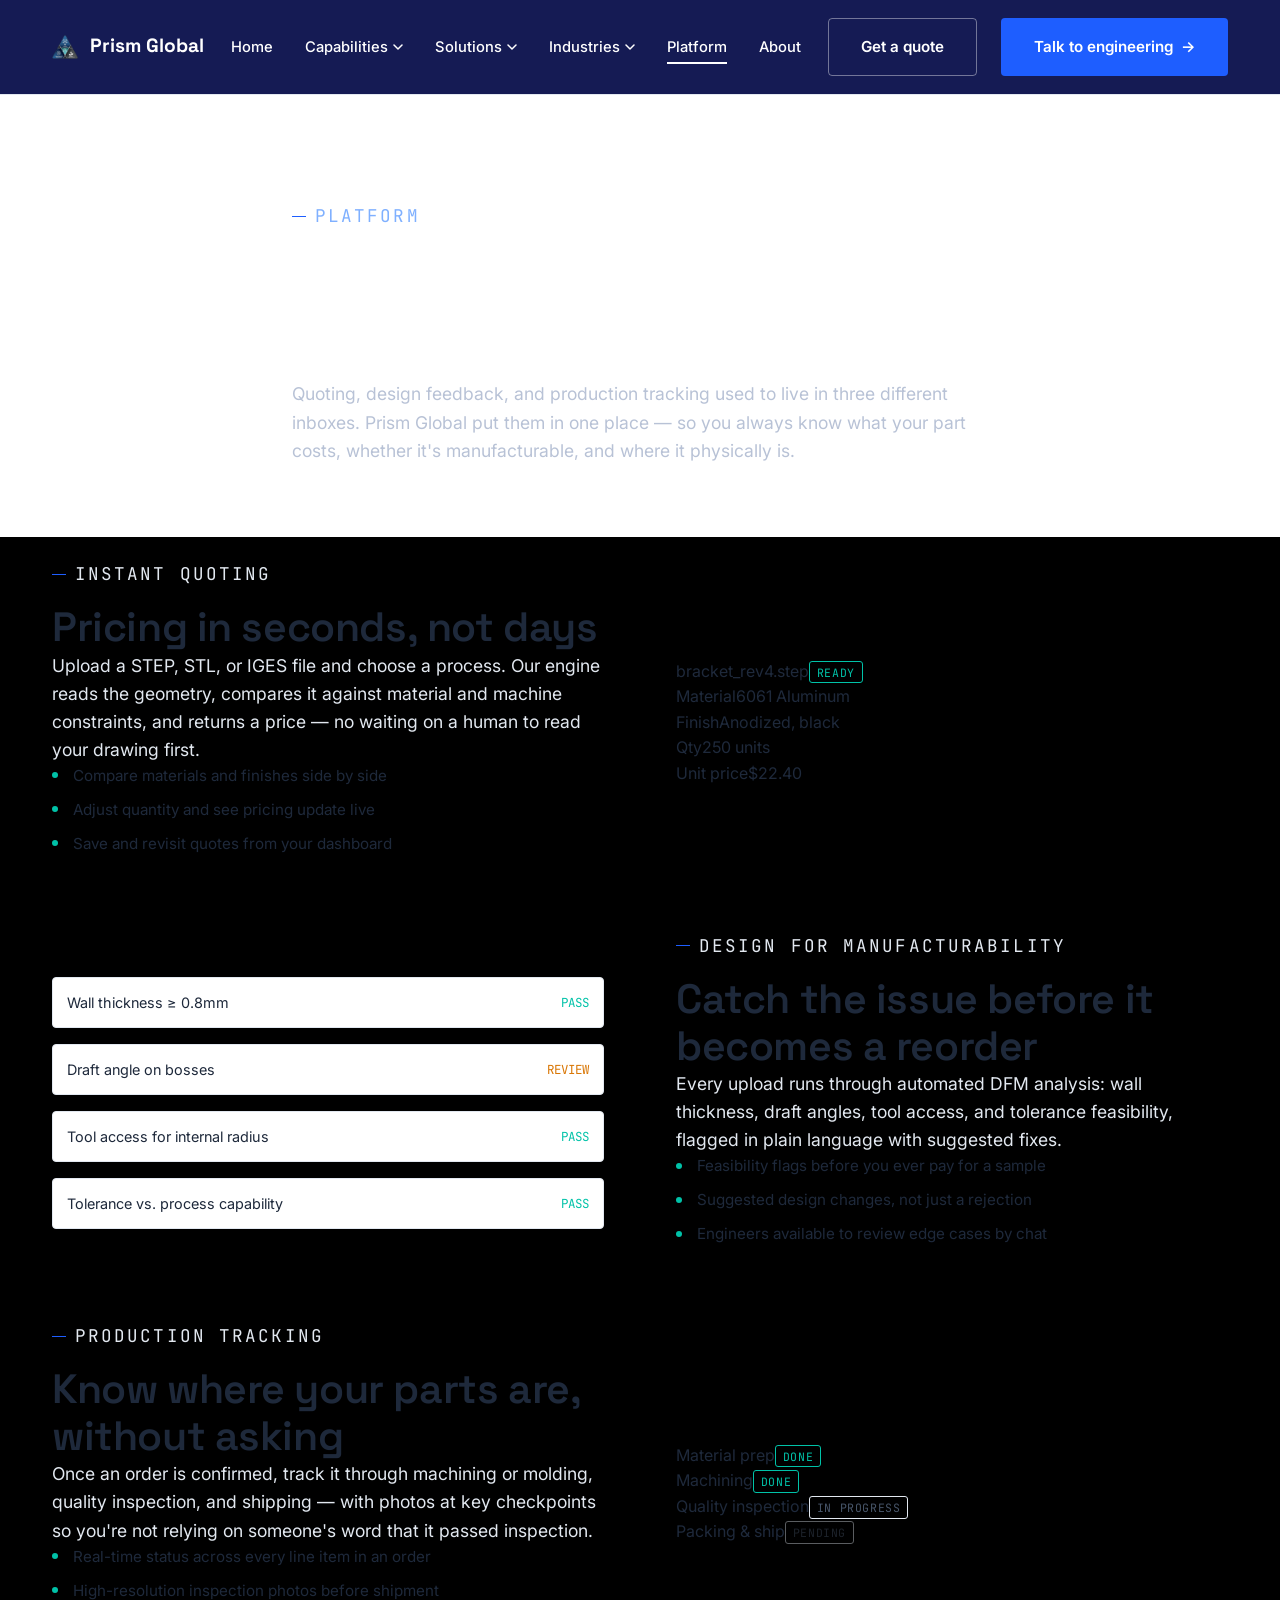
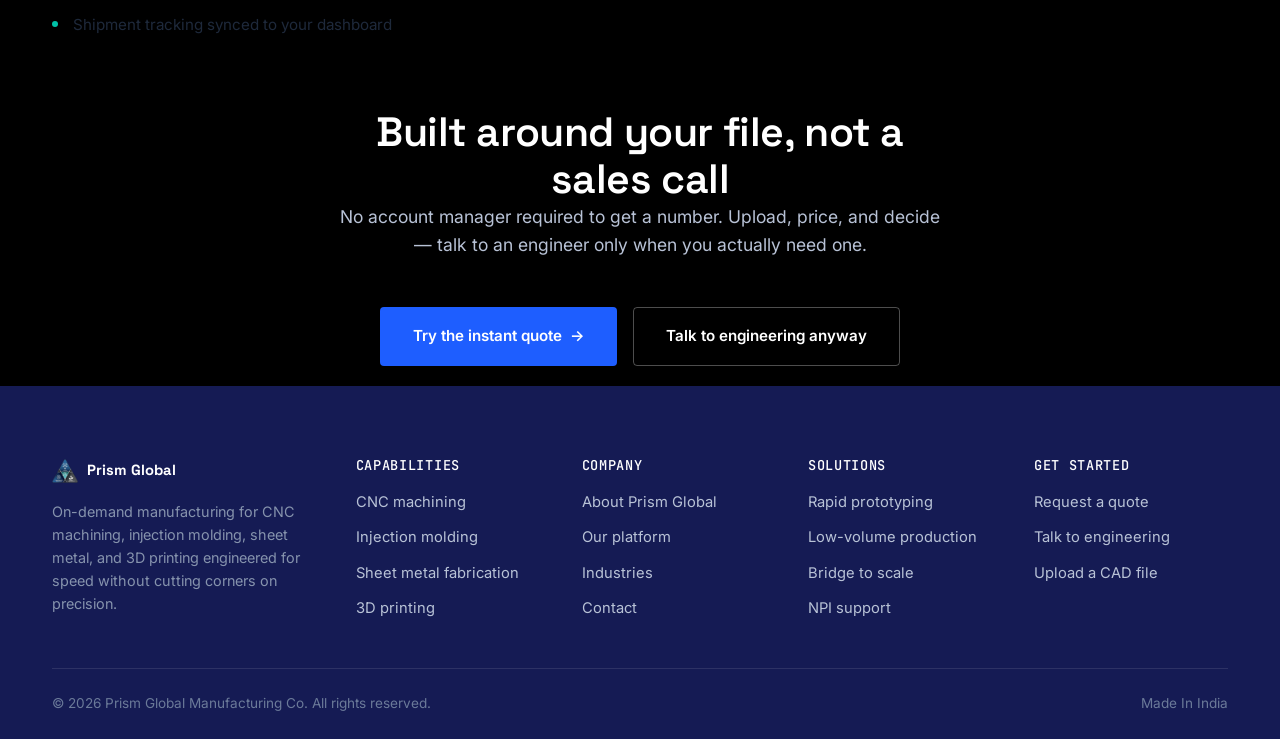
<file: platform.html>
<!DOCTYPE html>
<html lang="en">
<head>
<meta charset="UTF-8">
<meta name="viewport" content="width=device-width, initial-scale=1.0">
<title>Platform — Instant Quotes, DFM Analysis, Order Tracking | Prism Global</title>
<meta name="description" content="The Prism Global platform gives you instant quotes, automated DFM feedback, and real-time production tracking from a single dashboard.">
<link rel="preconnect" href="https://fonts.googleapis.com">
<link href="https://fonts.googleapis.com/css2?family=Space+Grotesk:wght@500;600;700&family=Inter:wght@400;500;600;700&family=JetBrains+Mono:wght@400;500&display=swap" rel="stylesheet">
<link rel="stylesheet" href="css1/base.css">
<link rel="stylesheet" href="css1/inner.css">
</head>
<body>
<a href="#main" class="skip-link">Skip to content</a>

<main id="main">

  <section class="page-hero">
    <div class="container">
      <p class="eyebrow" style="color:#7FB0FF;">Platform</p>
      <h1>One dashboard, from upload to shipment.</h1>
      <p>Quoting, design feedback, and production tracking used to live in three different inboxes. Prism Global put them in one place — so you always know what your part costs, whether it's manufacturable, and where it physically is.</p>
    </div>
  </section>

  <!-- Feature 1: Instant Quote -->
  <section class="section">
    <div class="container platform-feature">
      <div class="platform-feature-text">
        <p class="eyebrow">Instant quoting</p>
        <h2>Pricing in seconds, not days</h2>
        <p>Upload a STEP, STL, or IGES file and choose a process. Our engine reads the geometry, compares it against material and machine constraints, and returns a price — no waiting on a human to read your drawing first.</p>
        <ul class="bullet-list">
          <li>Compare materials and finishes side by side</li>
          <li>Adjust quantity and see pricing update live</li>
          <li>Save and revisit quotes from your dashboard</li>
        </ul>
      </div>
      <div class="platform-feature-visual">
        <div class="mock-window" style="background:var(--prism-navy);">
          <div class="mock-row"><span>bracket_rev4.step</span><span class="tag" style="color:#00C2A8;border-color:#00C2A8;">READY</span></div>
          <div class="mock-row"><span>Material</span><span>6061 Aluminum</span></div>
          <div class="mock-row"><span>Finish</span><span>Anodized, black</span></div>
          <div class="mock-row"><span>Qty</span><span>250 units</span></div>
          <div class="mock-row mock-row--total"><span>Unit price</span><span>$22.40</span></div>
        </div>
      </div>
    </div>
  </section>

  <!-- Feature 2: DFM -->
  <section class="section section--tint">
    <div class="container platform-feature platform-feature--reverse">
      <div class="platform-feature-text">
        <p class="eyebrow">Design for manufacturability</p>
        <h2>Catch the issue before it becomes a reorder</h2>
        <p>Every upload runs through automated DFM analysis: wall thickness, draft angles, tool access, and tolerance feasibility, flagged in plain language with suggested fixes.</p>
        <ul class="bullet-list">
          <li>Feasibility flags before you ever pay for a sample</li>
          <li>Suggested design changes, not just a rejection</li>
          <li>Engineers available to review edge cases by chat</li>
        </ul>
      </div>
      <div class="platform-feature-visual">
        <div class="dfm-list">
          <div class="dfm-item"><span>Wall thickness ≥ 0.8mm</span><span class="status-ok">PASS</span></div>
          <div class="dfm-item"><span>Draft angle on bosses</span><span class="status-warn">REVIEW</span></div>
          <div class="dfm-item"><span>Tool access for internal radius</span><span class="status-ok">PASS</span></div>
          <div class="dfm-item"><span>Tolerance vs. process capability</span><span class="status-ok">PASS</span></div>
        </div>
      </div>
    </div>
  </section>

  <!-- Feature 3: Tracking -->
  <section class="section">
    <div class="container platform-feature">
      <div class="platform-feature-text">
        <p class="eyebrow">Production tracking</p>
        <h2>Know where your parts are, without asking</h2>
        <p>Once an order is confirmed, track it through machining or molding, quality inspection, and shipping — with photos at key checkpoints so you're not relying on someone's word that it passed inspection.</p>
        <ul class="bullet-list">
          <li>Real-time status across every line item in an order</li>
          <li>High-resolution inspection photos before shipment</li>
          <li>Shipment tracking synced to your dashboard</li>
        </ul>
      </div>
      <div class="platform-feature-visual">
        <div class="mock-window">
          <div class="mock-row"><span>Material prep</span><span class="tag" style="color:#00C2A8;border-color:#00C2A8;">DONE</span></div>
          <div class="mock-row"><span>Machining</span><span class="tag" style="color:#00C2A8;border-color:#00C2A8;">DONE</span></div>
          <div class="mock-row"><span>Quality inspection</span><span class="tag">IN PROGRESS</span></div>
          <div class="mock-row"><span>Packing &amp; ship</span><span class="tag" style="opacity:0.4;">PENDING</span></div>
        </div>
      </div>
    </div>
  </section>

  <section class="section section--navy">
    <div class="container">
      <div class="section-head center">
        <h2>Built around your file, not a sales call</h2>
        <p>No account manager required to get a number. Upload, price, and decide — talk to an engineer only when you actually need one.</p>
      </div>
      <div class="cta-actions" style="justify-content:center;">
        <a href="contact.html" class="btn btn--primary btn--arrow">Try the instant quote</a>
        <a href="contact.html#chat" class="btn btn--ghost-light">Talk to engineering anyway</a>
      </div>
    </div>
  </section>

</main>

<script src="js1/layout.js"></script>
</body>
</html>
</file>
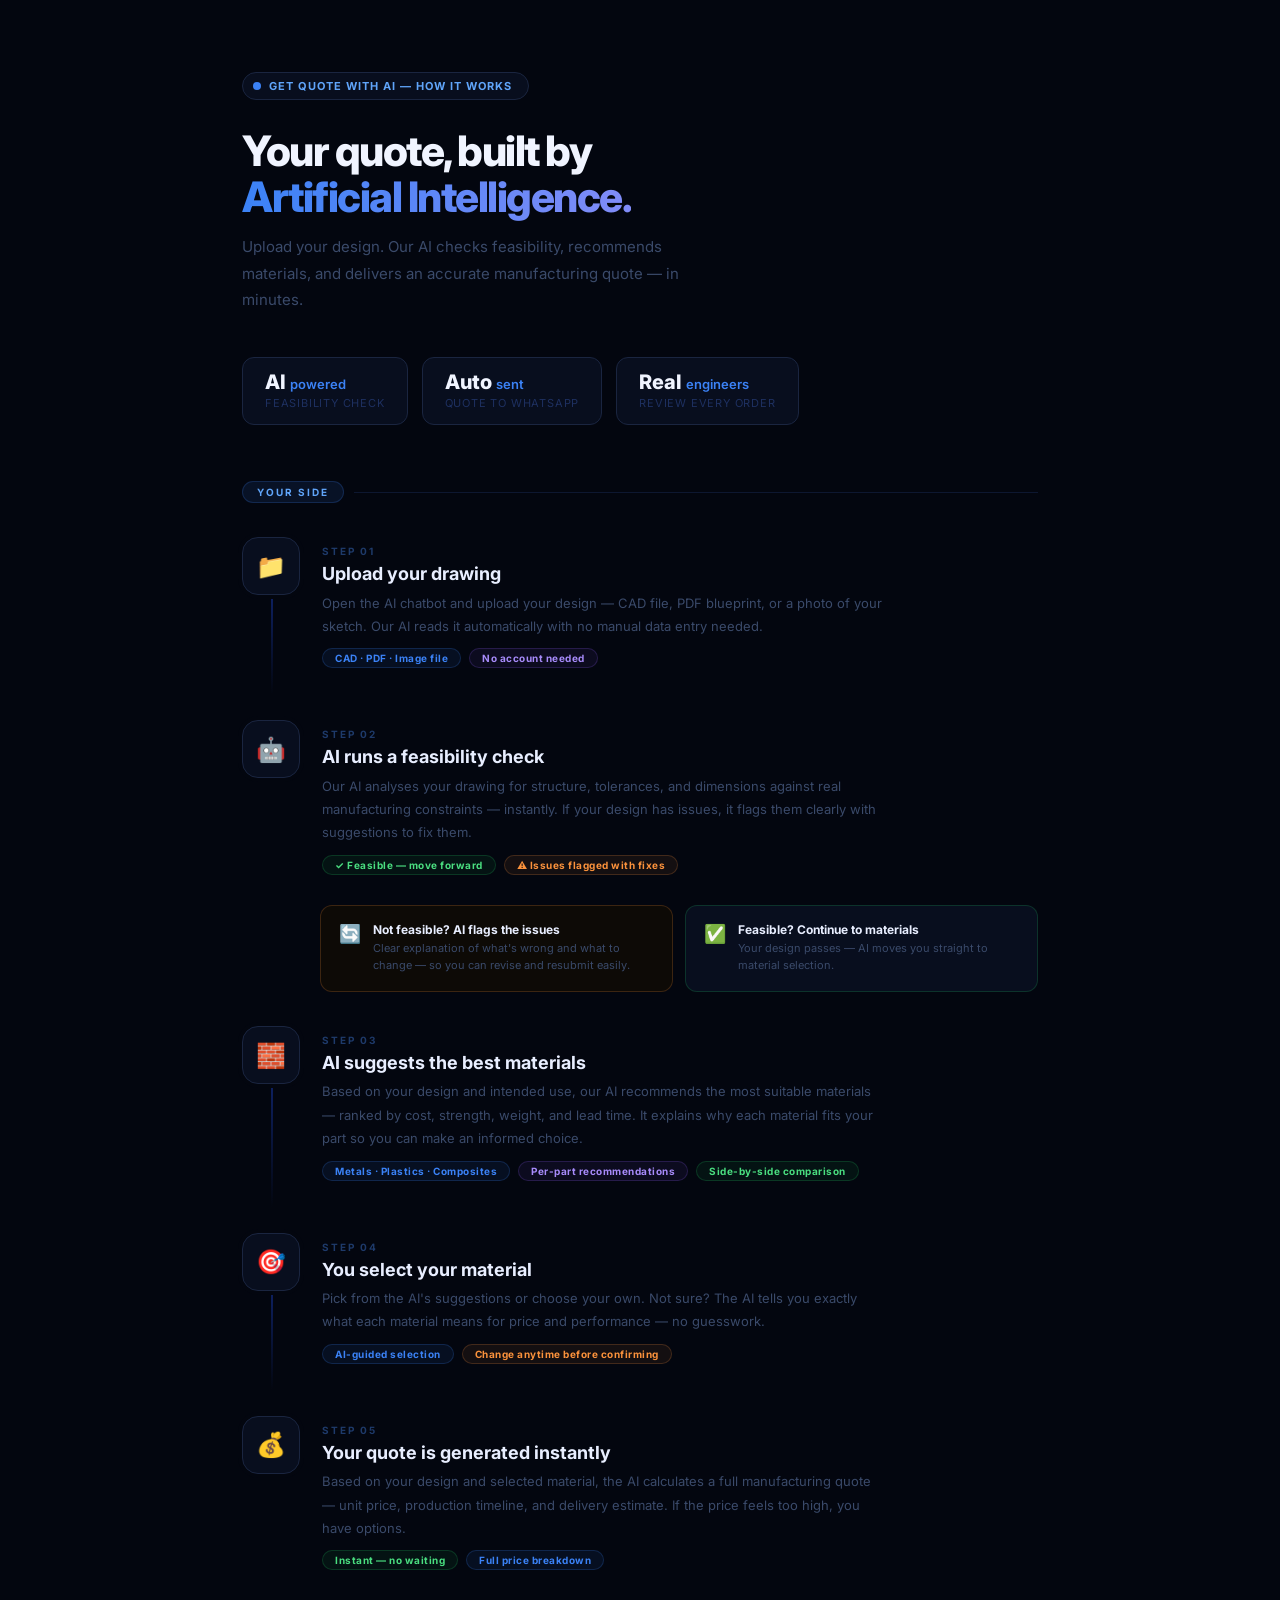
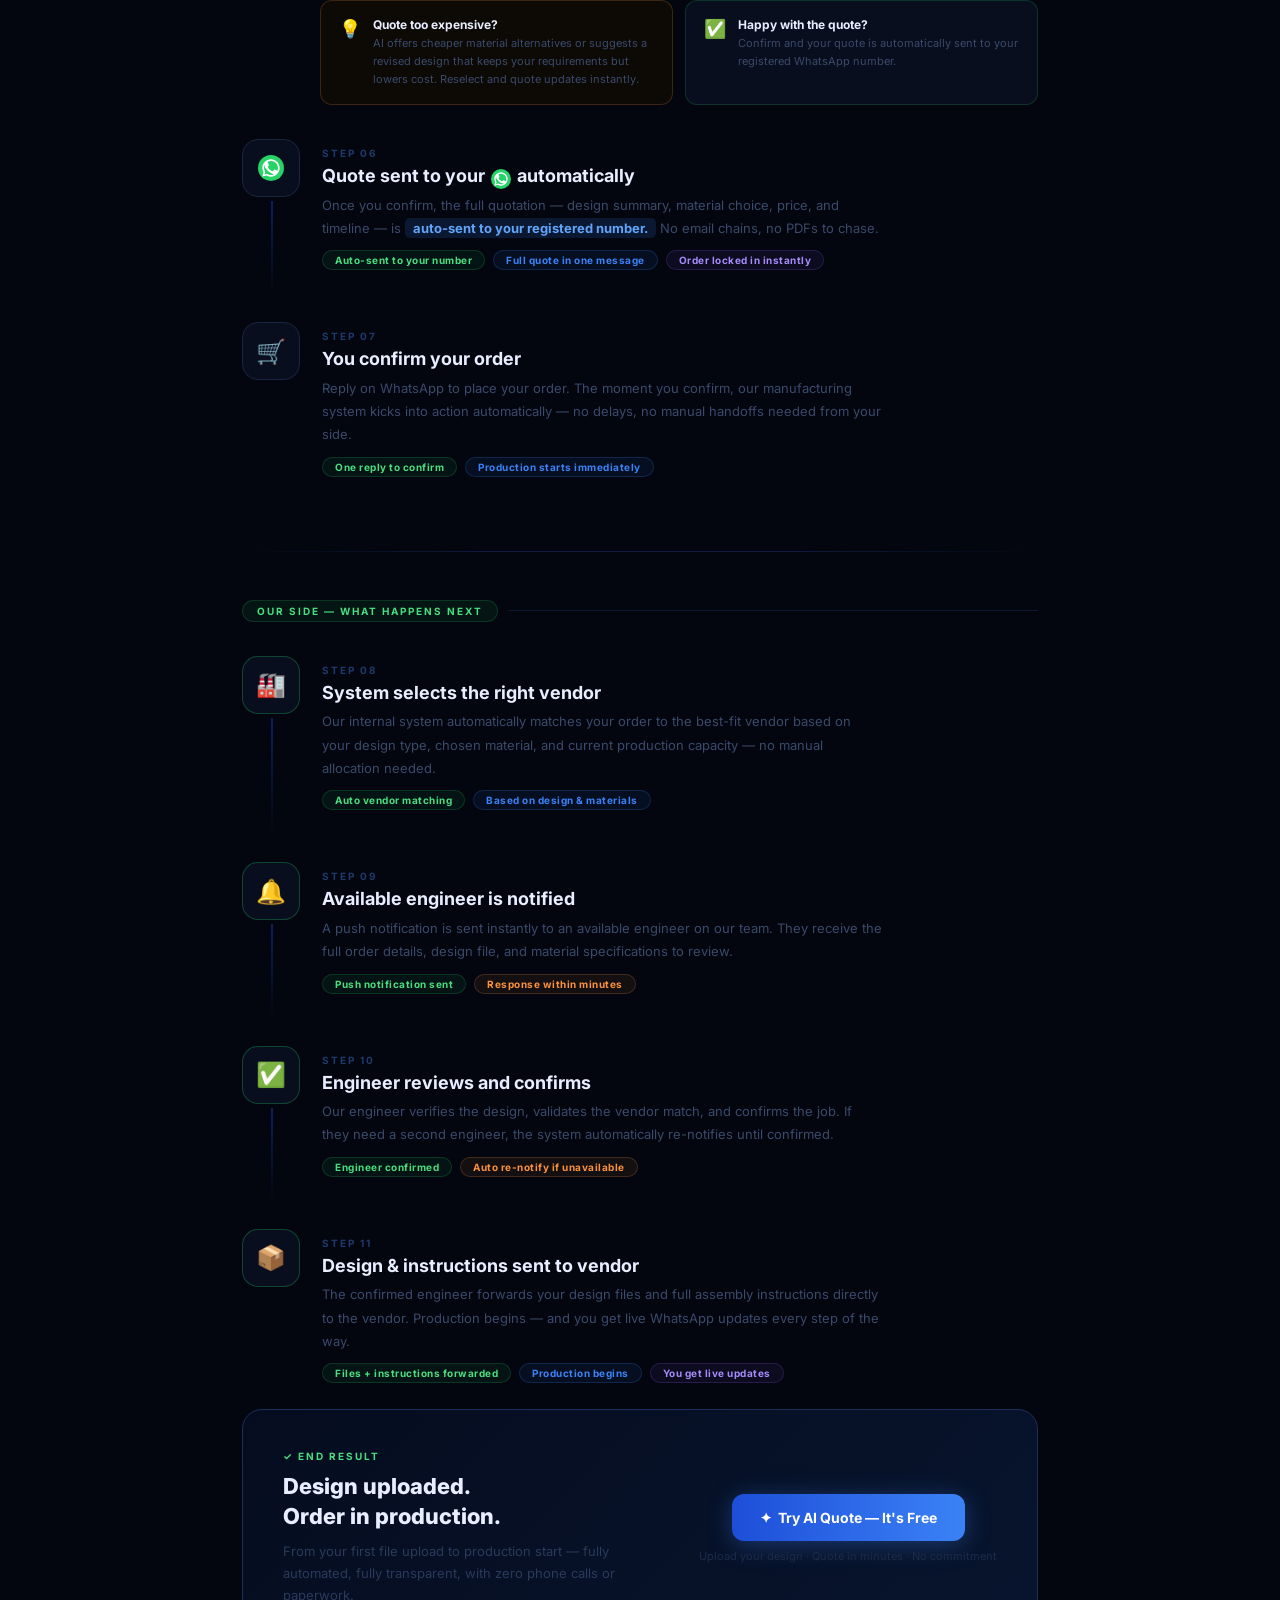
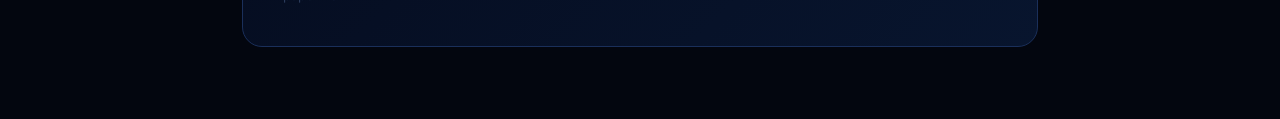
<file: Quote_With_Ai.html>
<!DOCTYPE html>
<html lang="en">
<head>
<meta charset="UTF-8"/>
<meta name="viewport" content="width=device-width, initial-scale=1.0"/>
<title>Get Quote With AI — How It Works</title>
<link href="https://fonts.googleapis.com/css2?family=Inter:wght@300;400;500;600;700;800&display=swap" rel="stylesheet"/>
<style>
*{margin:0;padding:0;box-sizing:border-box}

body{
  font-family:'Inter',sans-serif;
  background:#03060f;
  color:#e8eaf0;
}

.section{
  padding:72px 32px;
  max-width:860px;
  margin:0 auto;
}

/* ── TOP BADGE ── */
.top-badge{
  display:inline-flex;align-items:center;gap:8px;
  background:#080e1e;
  border:1px solid #1a2540;
  border-radius:30px;padding:6px 16px 6px 10px;
  font-size:11px;font-weight:700;color:#60a5fa;
  letter-spacing:1px;text-transform:uppercase;
  margin-bottom:28px;
}
.badge-dot{
  width:8px;height:8px;border-radius:50%;
  background:#3b82f6;
  box-shadow:0 0 0 0 rgba(59,130,246,0.6);
  animation:pulse 1.8s infinite;
}
@keyframes pulse{
  0%{box-shadow:0 0 0 0 rgba(59,130,246,0.6);}
  70%{box-shadow:0 0 0 8px rgba(59,130,246,0);}
  100%{box-shadow:0 0 0 0 rgba(59,130,246,0);}
}

/* ── HEADING ── */
.heading{
  font-size:42px;font-weight:800;line-height:1.1;
  letter-spacing:-1.5px;color:#f0f4ff;
  margin-bottom:14px;
}
.heading span{
  background:linear-gradient(90deg,#3b82f6,#818cf8);
  -webkit-background-clip:text;-webkit-text-fill-color:transparent;
}
.subhead{
  font-size:15px;color:#3a4a6a;
  max-width:480px;line-height:1.75;
  margin-bottom:44px;
}

/* ── TRUST STATS ── */
.stats-row{
  display:flex;gap:14px;flex-wrap:wrap;
  margin-bottom:56px;
}
.stat-card{
  background:#080e1e;
  border:1px solid #1a2540;
  border-radius:12px;
  padding:14px 22px;
}
.stat-num{font-size:20px;font-weight:800;color:#f0f4ff;line-height:1;}
.stat-num span{color:#3b82f6;font-size:13px;font-weight:600;}
.stat-label{font-size:11px;color:#1e3060;text-transform:uppercase;letter-spacing:0.8px;margin-top:4px;}

/* ── PHASE LABEL ── */
.phase-label{
  display:flex;align-items:center;gap:10px;
  margin:36px 0 8px;
}
.phase-pill{
  font-size:10px;font-weight:700;letter-spacing:2px;text-transform:uppercase;
  padding:4px 14px;border-radius:20px;
}
.phase-pill.user{background:rgba(59,130,246,0.1);color:#60a5fa;border:1px solid rgba(59,130,246,0.2);}
.phase-pill.mfg{background:rgba(34,197,94,0.08);color:#4ade80;border:1px solid rgba(34,197,94,0.18);}
.phase-line{flex:1;height:1px;background:#0d1730;}

/* ── STEPS ── */
.steps{display:flex;flex-direction:column;gap:0;}

.step{
  display:grid;
  grid-template-columns:60px 1fr;
  gap:20px;
  padding:26px 0;
  position:relative;
}
.step:not(:last-child)::after{
  content:'';
  position:absolute;
  left:29px;top:86px;bottom:0;
  width:2px;
  background:linear-gradient(to bottom,#0d2060,transparent);
}

.step-icon{
  width:58px;height:58px;border-radius:16px;
  background:#080e1e;
  border:1px solid #1a2540;
  display:flex;align-items:center;justify-content:center;
  font-size:24px;flex-shrink:0;
  position:relative;z-index:1;
  box-shadow:0 0 0 4px #03060f;
}
.step-icon.green-border{border-color:rgba(34,197,94,0.3);}

.step-body{padding-top:8px;}
.step-num{font-size:10px;font-weight:700;letter-spacing:2px;color:#1e3a6a;text-transform:uppercase;margin-bottom:5px;}
.step-title{font-size:18px;font-weight:700;color:#e8eeff;margin-bottom:6px;line-height:1.3;}
.step-desc{font-size:13px;color:#3a4a6a;line-height:1.8;max-width:560px;}

.step-tags{display:flex;flex-wrap:wrap;gap:8px;margin-top:10px;}
.step-tag{
  display:inline-block;
  font-size:10px;font-weight:700;
  padding:3px 12px;border-radius:20px;letter-spacing:0.5px;
}
.step-tag.blue{background:rgba(59,130,246,0.08);border:1px solid rgba(59,130,246,0.2);color:#3b82f6;}
.step-tag.green{background:rgba(34,197,94,0.07);border:1px solid rgba(34,197,94,0.2);color:#4ade80;}
.step-tag.purple{background:rgba(139,92,246,0.07);border:1px solid rgba(139,92,246,0.2);color:#a78bfa;}
.step-tag.amber{background:rgba(251,146,60,0.07);border:1px solid rgba(251,146,60,0.2);color:#fb923c;}

/* ── BRANCH CARD (decision/alternative boxes) ── */
.branch-wrap{
  margin:4px 0 4px 78px;
  display:flex;gap:12px;flex-wrap:wrap;
}
.branch-card{
  flex:1;min-width:200px;
  border-radius:12px;padding:16px 18px;
  display:flex;gap:12px;align-items:flex-start;
}
.branch-card.alt{
  background:#0d0a06;
  border:1px solid rgba(251,146,60,0.2);
}
.branch-card.ok{
  background:#080e1e;
  border:1px solid rgba(34,197,94,0.2);
}
.branch-icon{font-size:18px;flex-shrink:0;margin-top:1px;}
.branch-body{}
.branch-title{font-size:12px;font-weight:700;color:#e8eeff;margin-bottom:3px;}
.branch-desc{font-size:11px;color:#3a4a6a;line-height:1.6;}

/* ── DIVIDER ── */
.divider{
  height:1px;
  background:linear-gradient(90deg,transparent,#0d1a3a 30%,#0d1a3a 70%,transparent);
  margin:48px 0;
}

/* ── OUTCOME ── */
.outcome{
  background:linear-gradient(135deg,#050c1f,#08152e);
  border:1px solid #1a2f5a;
  border-radius:20px;
  padding:40px;
  display:flex;
  align-items:center;
  justify-content:space-between;
  gap:28px;flex-wrap:wrap;
}
.outcome-left{}
.outcome-label{font-size:10px;font-weight:700;letter-spacing:2px;color:#4ade80;text-transform:uppercase;margin-bottom:10px;}
.outcome-title{font-size:22px;font-weight:800;color:#e8eeff;line-height:1.35;}
.outcome-desc{font-size:13px;color:#2a3a5a;margin-top:8px;max-width:340px;line-height:1.7;}
.outcome-right{text-align:center;}
.cta-btn{
  display:inline-flex;align-items:center;gap:10px;
  background:linear-gradient(90deg,#1d4ed8,#3b82f6);
  color:#fff;font-size:14px;font-weight:700;
  padding:15px 28px;border-radius:12px;
  text-decoration:none;
  box-shadow:0 4px 24px rgba(59,130,246,0.35);
  transition:transform 0.15s,box-shadow 0.15s;
  white-space:nowrap;
}
.cta-btn:hover{transform:translateY(-2px);box-shadow:0 8px 32px rgba(59,130,246,0.5);}
.cta-sub{font-size:11px;color:#1e2a4a;margin-top:8px;}

@media(max-width:600px){
  .heading{font-size:30px;}
  .outcome{flex-direction:column;}
  .cta-btn{width:100%;justify-content:center;}
  .branch-wrap{margin-left:0;}
}
</style>
</head>
<body>
<div class="section">

  <!-- BADGE -->
  <div class="top-badge">
    <div class="badge-dot"></div>
    Get Quote With AI — How it works
  </div>

  <!-- HEADING -->
  <h2 class="heading">Your quote, built by<br><span>Artificial Intelligence.</span></h2>
  <p class="subhead">Upload your design. Our AI checks feasibility, recommends materials, and delivers an accurate manufacturing quote — in minutes.</p>

  <!-- STATS -->
  <div class="stats-row">
    <div class="stat-card">
      <div class="stat-num">AI <span>powered</span></div>
      <div class="stat-label">Feasibility check</div>
    </div>
    <div class="stat-card">
      <div class="stat-num">Auto <span>sent</span></div>
      <div class="stat-label">Quote to WhatsApp</div>
    </div>
    <div class="stat-card">
      <div class="stat-num">Real <span>engineers</span></div>
      <div class="stat-label">Review every order</div>
    </div>
  </div>

  <!-- ══ USER PHASE ══ -->
  <div class="phase-label">
    <div class="phase-pill user">Your side</div>
    <div class="phase-line"></div>
  </div>

  <div class="steps">

    <!-- STEP 1 -->
    <div class="step">
      <div class="step-icon">📁</div>
      <div class="step-body">
        <div class="step-num">Step 01</div>
        <div class="step-title">Upload your drawing</div>
        <div class="step-desc">Open the AI chatbot and upload your design — CAD file, PDF blueprint, or a photo of your sketch. Our AI reads it automatically with no manual data entry needed.</div>
        <div class="step-tags">
          <span class="step-tag blue">CAD · PDF · Image file</span>
          <span class="step-tag purple">No account needed</span>
        </div>
      </div>
    </div>

    <!-- STEP 2 -->
    <div class="step">
      <div class="step-icon">🤖</div>
      <div class="step-body">
        <div class="step-num">Step 02</div>
        <div class="step-title">AI runs a feasibility check</div>
        <div class="step-desc">Our AI analyses your drawing for structure, tolerances, and dimensions against real manufacturing constraints — instantly. If your design has issues, it flags them clearly with suggestions to fix them.</div>
        <div class="step-tags">
          <span class="step-tag green">✓ Feasible — move forward</span>
          <span class="step-tag amber">⚠ Issues flagged with fixes</span>
        </div>
      </div>
    </div>

  </div>

  <!-- BRANCH: infeasible -->
  <div class="branch-wrap">
    <div class="branch-card alt">
      <div class="branch-icon">🔄</div>
      <div class="branch-body">
        <div class="branch-title">Not feasible? AI flags the issues</div>
        <div class="branch-desc">Clear explanation of what's wrong and what to change — so you can revise and resubmit easily.</div>
      </div>
    </div>
    <div class="branch-card ok">
      <div class="branch-icon">✅</div>
      <div class="branch-body">
        <div class="branch-title">Feasible? Continue to materials</div>
        <div class="branch-desc">Your design passes — AI moves you straight to material selection.</div>
      </div>
    </div>
  </div>

  <div class="steps" style="margin-top:8px;">

    <!-- STEP 3 -->
    <div class="step">
      <div class="step-icon">🧱</div>
      <div class="step-body">
        <div class="step-num">Step 03</div>
        <div class="step-title">AI suggests the best materials</div>
        <div class="step-desc">Based on your design and intended use, our AI recommends the most suitable materials — ranked by cost, strength, weight, and lead time. It explains why each material fits your part so you can make an informed choice.</div>
        <div class="step-tags">
          <span class="step-tag blue">Metals · Plastics · Composites</span>
          <span class="step-tag purple">Per-part recommendations</span>
          <span class="step-tag green">Side-by-side comparison</span>
        </div>
      </div>
    </div>

    <!-- STEP 4 -->
    <div class="step">
      <div class="step-icon">🎯</div>
      <div class="step-body">
        <div class="step-num">Step 04</div>
        <div class="step-title">You select your material</div>
        <div class="step-desc">Pick from the AI's suggestions or choose your own. Not sure? The AI tells you exactly what each material means for price and performance — no guesswork.</div>
        <div class="step-tags">
          <span class="step-tag blue">AI-guided selection</span>
          <span class="step-tag amber">Change anytime before confirming</span>
        </div>
      </div>
    </div>

    <!-- STEP 5 -->
    <div class="step">
      <div class="step-icon">💰</div>
      <div class="step-body">
        <div class="step-num">Step 05</div>
        <div class="step-title">Your quote is generated instantly</div>
        <div class="step-desc">Based on your design and selected material, the AI calculates a full manufacturing quote — unit price, production timeline, and delivery estimate. If the price feels too high, you have options.</div>
        <div class="step-tags">
          <span class="step-tag green">Instant — no waiting</span>
          <span class="step-tag blue">Full price breakdown</span>
        </div>
      </div>
    </div>

  </div>

  <!-- BRANCH: not satisfied -->
  <div class="branch-wrap">
    <div class="branch-card alt">
      <div class="branch-icon">💡</div>
      <div class="branch-body">
        <div class="branch-title">Quote too expensive?</div>
        <div class="branch-desc">AI offers cheaper material alternatives or suggests a revised design that keeps your requirements but lowers cost. Reselect and quote updates instantly.</div>
      </div>
    </div>
    <div class="branch-card ok">
      <div class="branch-icon">✅</div>
      <div class="branch-body">
        <div class="branch-title">Happy with the quote?</div>
        <div class="branch-desc">Confirm and your quote is automatically sent to your registered WhatsApp number.</div>
      </div>
    </div>
  </div>

  <div class="steps" style="margin-top:8px;">

    <!-- STEP 6 -->
    <div class="step">
      <div class="step-icon">
        <svg style="width:26px;height:26px" viewBox="0 0 24 24" xmlns="http://www.w3.org/2000/svg"><circle cx="12" cy="12" r="12" fill="#25D366"/><path d="M17.472 14.382c-.297-.149-1.758-.867-2.03-.967-.273-.099-.471-.148-.67.15-.197.297-.767.966-.94 1.164-.173.199-.347.223-.644.075-.297-.15-1.255-.463-2.39-1.475-.883-.788-1.48-1.761-1.653-2.059-.173-.297-.018-.458.13-.606.134-.133.298-.347.446-.52.149-.174.198-.298.298-.497.099-.198.05-.371-.025-.52-.075-.149-.669-1.612-.916-2.207-.242-.579-.487-.5-.669-.51-.173-.008-.371-.01-.57-.01-.198 0-.52.074-.792.372-.272.297-1.04 1.016-1.04 2.479 0 1.462 1.065 2.875 1.213 3.074.149.198 2.096 3.2 5.077 4.487.709.306 1.262.489 1.694.625.712.227 1.36.195 1.871.118.571-.085 1.758-.719 2.006-1.413.248-.694.248-1.289.173-1.413-.074-.124-.272-.198-.57-.347z" fill="white"/><path d="M12 4C7.589 4 4 7.589 4 12c0 1.42.374 2.75 1.025 3.904L4.04 19.96l4.056-1.064A7.953 7.953 0 0012 20c4.411 0 8-3.589 8-8s-3.589-8-8-8zm0 14.4a6.38 6.38 0 01-3.26-.896l-.234-.139-2.426.636.648-2.365-.153-.243A6.358 6.358 0 015.6 12c0-3.529 2.871-6.4 6.4-6.4 3.529 0 6.4 2.871 6.4 6.4 0 3.529-2.871 6.4-6.4 6.4z" fill="white"/></svg>
      </div>
      <div class="step-body">
        <div class="step-num">Step 06</div>
        <div class="step-title">Quote sent to your <svg style="display:inline-block;vertical-align:middle;width:20px;height:20px;margin:0 2px -3px 2px" viewBox="0 0 24 24" xmlns="http://www.w3.org/2000/svg"><circle cx="12" cy="12" r="12" fill="#25D366"/><path d="M17.472 14.382c-.297-.149-1.758-.867-2.03-.967-.273-.099-.471-.148-.67.15-.197.297-.767.966-.94 1.164-.173.199-.347.223-.644.075-.297-.15-1.255-.463-2.39-1.475-.883-.788-1.48-1.761-1.653-2.059-.173-.297-.018-.458.13-.606.134-.133.298-.347.446-.52.149-.174.198-.298.298-.497.099-.198.05-.371-.025-.52-.075-.149-.669-1.612-.916-2.207-.242-.579-.487-.5-.669-.51-.173-.008-.371-.01-.57-.01-.198 0-.52.074-.792.372-.272.297-1.04 1.016-1.04 2.479 0 1.462 1.065 2.875 1.213 3.074.149.198 2.096 3.2 5.077 4.487.709.306 1.262.489 1.694.625.712.227 1.36.195 1.871.118.571-.085 1.758-.719 2.006-1.413.248-.694.248-1.289.173-1.413-.074-.124-.272-.198-.57-.347z" fill="white"/><path d="M12 4C7.589 4 4 7.589 4 12c0 1.42.374 2.75 1.025 3.904L4.04 19.96l4.056-1.064A7.953 7.953 0 0012 20c4.411 0 8-3.589 8-8s-3.589-8-8-8zm0 14.4a6.38 6.38 0 01-3.26-.896l-.234-.139-2.426.636.648-2.365-.153-.243A6.358 6.358 0 015.6 12c0-3.529 2.871-6.4 6.4-6.4 3.529 0 6.4 2.871 6.4 6.4 0 3.529-2.871 6.4-6.4 6.4z" fill="white"/></svg> automatically</div>
        <div class="step-desc">Once you confirm, the full quotation — design summary, material choice, price, and timeline — is <mark style="background:rgba(59,130,246,0.15);color:#60a5fa;padding:2px 8px;border-radius:5px;font-weight:700;">auto-sent to your registered number.</mark> No email chains, no PDFs to chase.</div>
        <div class="step-tags">
          <span class="step-tag green">Auto-sent to your number</span>
          <span class="step-tag blue">Full quote in one message</span>
          <span class="step-tag purple">Order locked in instantly</span>
        </div>
      </div>
    </div>

    <!-- STEP 7 -->
    <div class="step">
      <div class="step-icon">🛒</div>
      <div class="step-body">
        <div class="step-num">Step 07</div>
        <div class="step-title">You confirm your order</div>
        <div class="step-desc">Reply on WhatsApp to place your order. The moment you confirm, our manufacturing system kicks into action automatically — no delays, no manual handoffs needed from your side.</div>
        <div class="step-tags">
          <span class="step-tag green">One reply to confirm</span>
          <span class="step-tag blue">Production starts immediately</span>
        </div>
      </div>
    </div>

  </div>

  <div class="divider"></div>

  <!-- ══ MANUFACTURER PHASE ══ -->
  <div class="phase-label">
    <div class="phase-pill mfg">Our side — what happens next</div>
    <div class="phase-line"></div>
  </div>

  <div class="steps">

    <!-- STEP 8 -->
    <div class="step">
      <div class="step-icon green-border">🏭</div>
      <div class="step-body">
        <div class="step-num">Step 08</div>
        <div class="step-title">System selects the right vendor</div>
        <div class="step-desc">Our internal system automatically matches your order to the best-fit vendor based on your design type, chosen material, and current production capacity — no manual allocation needed.</div>
        <div class="step-tags">
          <span class="step-tag green">Auto vendor matching</span>
          <span class="step-tag blue">Based on design & materials</span>
        </div>
      </div>
    </div>

    <!-- STEP 9 -->
    <div class="step">
      <div class="step-icon green-border">🔔</div>
      <div class="step-body">
        <div class="step-num">Step 09</div>
        <div class="step-title">Available engineer is notified</div>
        <div class="step-desc">A push notification is sent instantly to an available engineer on our team. They receive the full order details, design file, and material specifications to review.</div>
        <div class="step-tags">
          <span class="step-tag green">Push notification sent</span>
          <span class="step-tag amber">Response within minutes</span>
        </div>
      </div>
    </div>

    <!-- STEP 10 -->
    <div class="step">
      <div class="step-icon green-border">✅</div>
      <div class="step-body">
        <div class="step-num">Step 10</div>
        <div class="step-title">Engineer reviews and confirms</div>
        <div class="step-desc">Our engineer verifies the design, validates the vendor match, and confirms the job. If they need a second engineer, the system automatically re-notifies until confirmed.</div>
        <div class="step-tags">
          <span class="step-tag green">Engineer confirmed</span>
          <span class="step-tag amber">Auto re-notify if unavailable</span>
        </div>
      </div>
    </div>

    <!-- STEP 11 -->
    <div class="step">
      <div class="step-icon green-border">📦</div>
      <div class="step-body">
        <div class="step-num">Step 11</div>
        <div class="step-title">Design & instructions sent to vendor</div>
        <div class="step-desc">The confirmed engineer forwards your design files and full assembly instructions directly to the vendor. Production begins — and you get live WhatsApp updates every step of the way.</div>
        <div class="step-tags">
          <span class="step-tag green">Files + instructions forwarded</span>
          <span class="step-tag blue">Production begins</span>
          <span class="step-tag purple">You get live updates</span>
        </div>
      </div>
    </div>

  </div>

  <!-- OUTCOME -->
  <div class="outcome">
    <div class="outcome-left">
      <div class="outcome-label">✓ End result</div>
      <div class="outcome-title">Design uploaded.<br>Order in production.</div>
      <div class="outcome-desc">From your first file upload to production start — fully automated, fully transparent, with zero phone calls or paperwork.</div>
    </div>
    <div class="outcome-right">
      <a class="cta-btn" href="#">
        ✦ &nbsp;Try AI Quote — It's Free
      </a>
      <div class="cta-sub">Upload your design · Quote in minutes · No commitment</div>
    </div>
  </div>

</div>
</body>
</html>
</file>
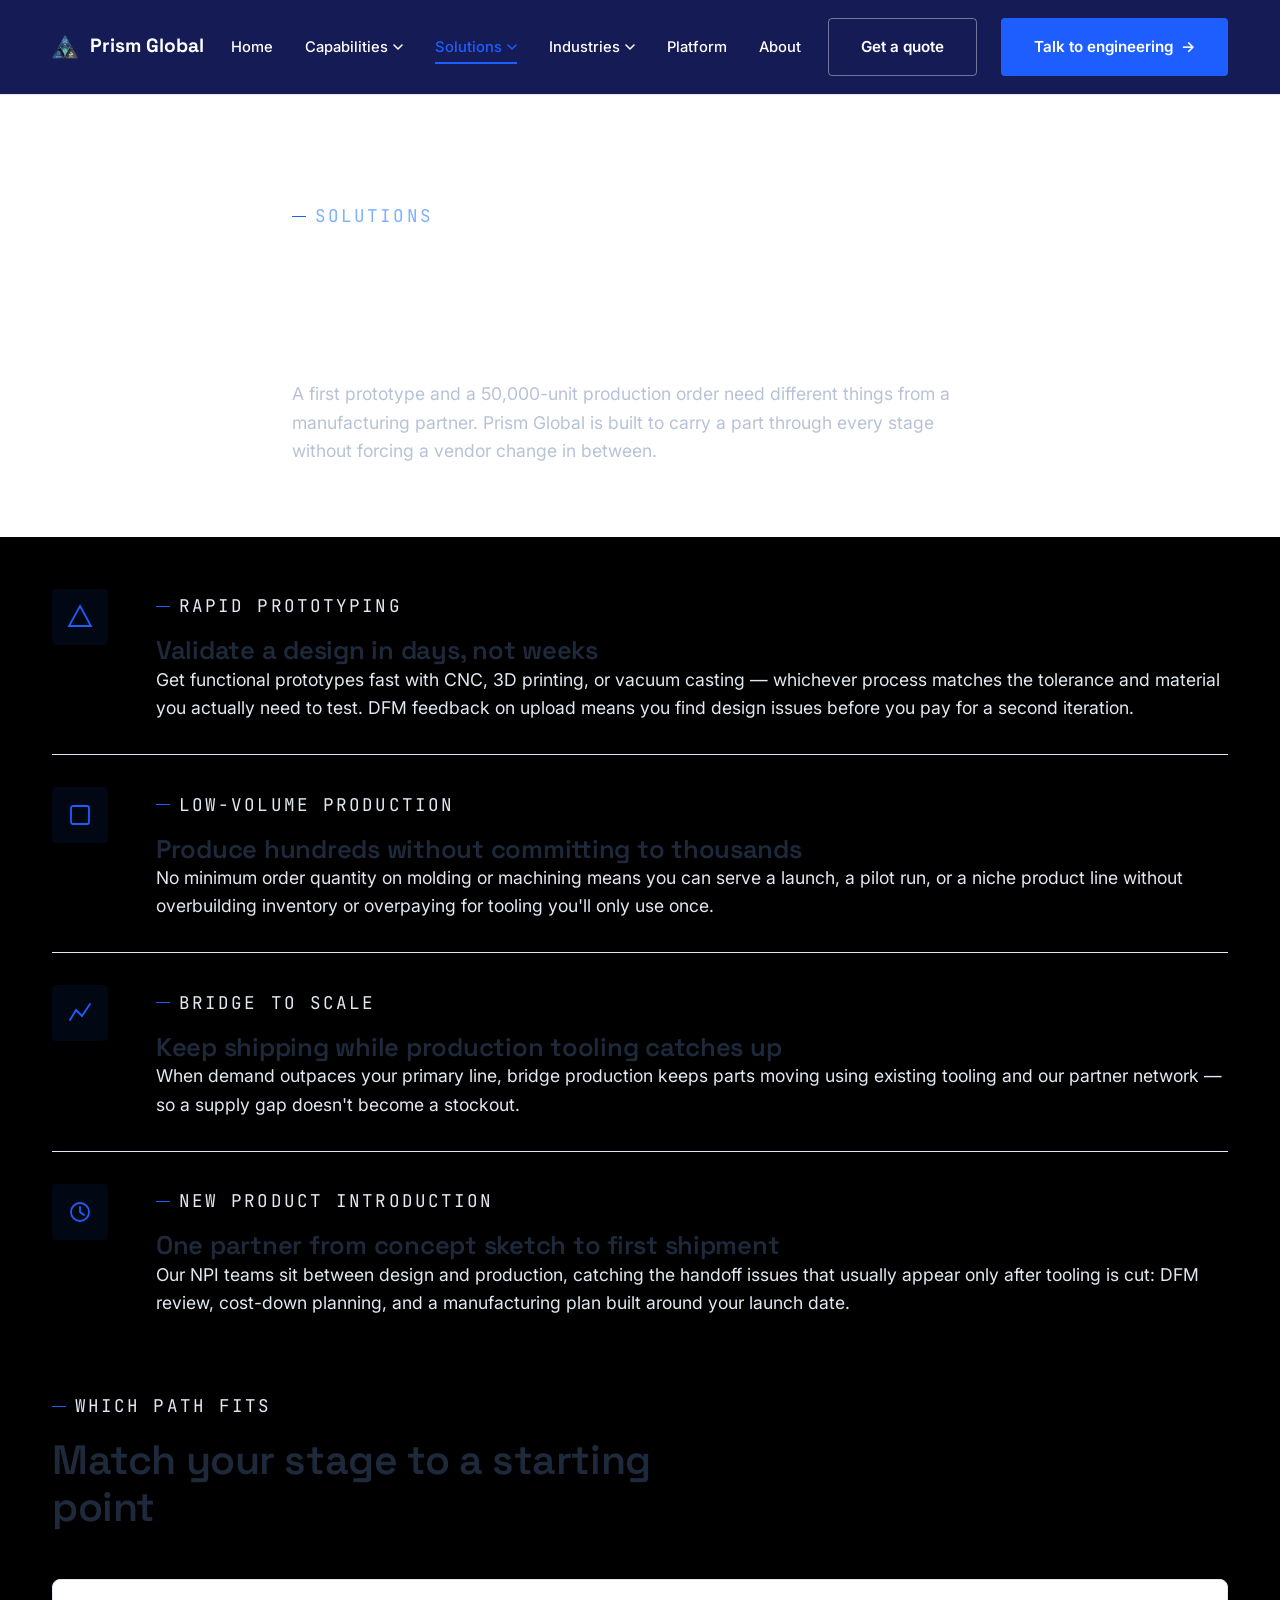
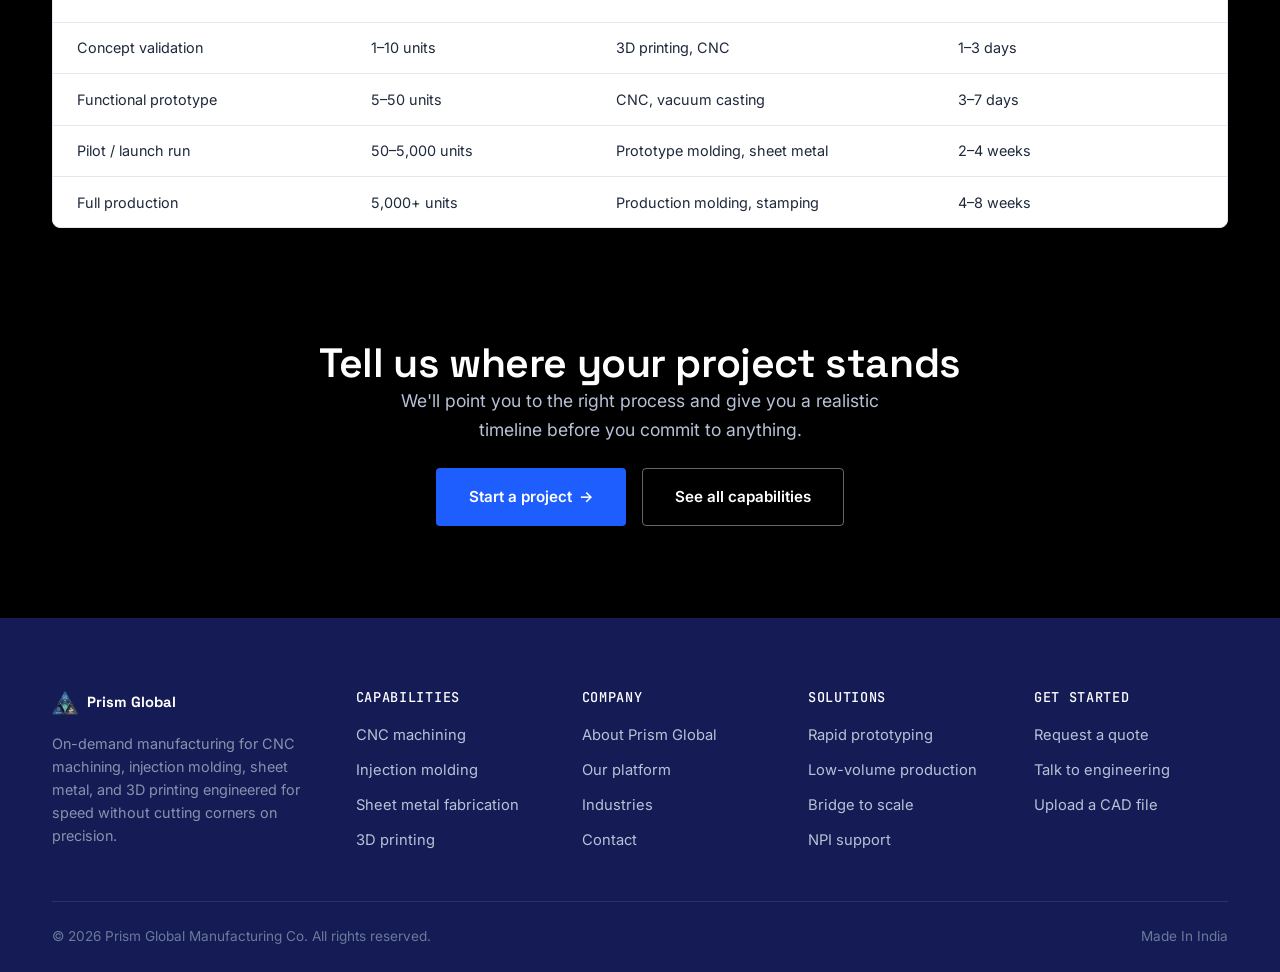
<file: solutions.html>
<!DOCTYPE html>
<html lang="en">
<head>
<meta charset="UTF-8">
<meta name="viewport" content="width=device-width, initial-scale=1.0">
<title>Solutions — Prototyping to Production | Prism Global</title>
<meta name="description" content="Solutions for rapid prototyping, low-volume production, bridge-to-scale manufacturing, and new product introduction (NPI) support.">
<link rel="preconnect" href="https://fonts.googleapis.com">
<link href="https://fonts.googleapis.com/css2?family=Space+Grotesk:wght@500;600;700&family=Inter:wght@400;500;600;700&family=JetBrains+Mono:wght@400;500&display=swap" rel="stylesheet">
<link rel="stylesheet" href="css1/base.css">
<link rel="stylesheet" href="css1/inner.css">
</head>
<body>
<a href="#main" class="skip-link">Skip to content</a>

<main id="main">

  <section class="page-hero">
    <div class="container">
      <p class="eyebrow" style="color:#7FB0FF;">Solutions</p>
      <h1>Built for wherever your part is in its life.</h1>
      <p>A first prototype and a 50,000-unit production order need different things from a manufacturing partner. Prism Global is built to carry a part through every stage without forcing a vendor change in between.</p>
    </div>
  </section>

  <section class="section">
    <div class="container">

      <div class="solution-card" id="prototyping">
        <div class="solution-icon" aria-hidden="true">
          <svg width="26" height="26" viewBox="0 0 26 26" fill="none"><path d="M13 2L24 22H2L13 2Z" stroke="#1E5EFF" stroke-width="1.8"/></svg>
        </div>
        <div>
          <p class="eyebrow">Rapid prototyping</p>
          <h3>Validate a design in days, not weeks</h3>
          <p>Get functional prototypes fast with CNC, 3D printing, or vacuum casting — whichever process matches the tolerance and material you actually need to test. DFM feedback on upload means you find design issues before you pay for a second iteration.</p>
        </div>
      </div>

      <div class="solution-card" id="low-volume">
        <div class="solution-icon" aria-hidden="true">
          <svg width="26" height="26" viewBox="0 0 26 26" fill="none"><rect x="4" y="4" width="18" height="18" rx="2" stroke="#1E5EFF" stroke-width="1.8"/></svg>
        </div>
        <div>
          <p class="eyebrow">Low-volume production</p>
          <h3>Produce hundreds without committing to thousands</h3>
          <p>No minimum order quantity on molding or machining means you can serve a launch, a pilot run, or a niche product line without overbuilding inventory or overpaying for tooling you'll only use once.</p>
        </div>
      </div>

      <div class="solution-card" id="scale">
        <div class="solution-icon" aria-hidden="true">
          <svg width="26" height="26" viewBox="0 0 26 26" fill="none"><path d="M3 20L9 10L15 16L23 4" stroke="#1E5EFF" stroke-width="1.8" stroke-linecap="round"/></svg>
        </div>
        <div>
          <p class="eyebrow">Bridge to scale</p>
          <h3>Keep shipping while production tooling catches up</h3>
          <p>When demand outpaces your primary line, bridge production keeps parts moving using existing tooling and our partner network — so a supply gap doesn't become a stockout.</p>
        </div>
      </div>

      <div class="solution-card" id="npi">
        <div class="solution-icon" aria-hidden="true">
          <svg width="26" height="26" viewBox="0 0 26 26" fill="none"><circle cx="13" cy="13" r="9" stroke="#1E5EFF" stroke-width="1.8"/><path d="M13 8V13L17 16" stroke="#1E5EFF" stroke-width="1.8" stroke-linecap="round"/></svg>
        </div>
        <div>
          <p class="eyebrow">New product introduction</p>
          <h3>One partner from concept sketch to first shipment</h3>
          <p>Our NPI teams sit between design and production, catching the handoff issues that usually appear only after tooling is cut: DFM review, cost-down planning, and a manufacturing plan built around your launch date.</p>
        </div>
      </div>

    </div>
  </section>

  <!-- Comparison table -->
  <section class="section section--tint">
    <div class="container">
      <div class="section-head">
        <p class="eyebrow">Which path fits</p>
        <h2>Match your stage to a starting point</h2>
      </div>
      <div class="compare-table" role="table">
        <div class="compare-row compare-head" role="row">
          <span role="columnheader">Stage</span>
          <span role="columnheader">Typical volume</span>
          <span role="columnheader">Best-fit process</span>
          <span role="columnheader">Typical lead time</span>
        </div>
        <div class="compare-row" role="row">
          <span>Concept validation</span><span>1–10 units</span><span>3D printing, CNC</span><span>1–3 days</span>
        </div>
        <div class="compare-row" role="row">
          <span>Functional prototype</span><span>5–50 units</span><span>CNC, vacuum casting</span><span>3–7 days</span>
        </div>
        <div class="compare-row" role="row">
          <span>Pilot / launch run</span><span>50–5,000 units</span><span>Prototype molding, sheet metal</span><span>2–4 weeks</span>
        </div>
        <div class="compare-row" role="row">
          <span>Full production</span><span>5,000+ units</span><span>Production molding, stamping</span><span>4–8 weeks</span>
        </div>
      </div>
    </div>
  </section>

  <section class="section">
    <div class="container">
      <div class="cta-banner">
        <h2>Tell us where your project stands</h2>
        <p>We'll point you to the right process and give you a realistic timeline before you commit to anything.</p>
        <div class="cta-actions">
          <a href="contact.html" class="btn btn--primary btn--arrow">Start a project</a>
          <a href="capabilities.html" class="btn btn--ghost">See all capabilities</a>
        </div>
      </div>
    </div>
  </section>

</main>

<script src="js1/layout.js"></script>
</body>
</html>
</file>
<file: css1/base.css>
/* ============================================
   PRISM GLOBAL — Design Tokens & Base Styles
   ============================================ */
/* ===== Header / Nav ===== */
.site-header {
  position: sticky;
  top: 0;
  z-index: 100;
  background: #151B54;
  backdrop-filter: blur(10px);
  border-bottom: 1px solid var(--line);
}

.nav {
  display: flex;
  align-items: center;
  justify-content: space-between;
  padding: 1.1rem var(--space-4);
  max-width: var(--max-width);
  margin: 0 auto;
}

.logo {
  display: flex;
  align-items: center;
  gap: 0.6em;
  font-family: var(--font-display);
  font-weight: 700;
  font-size: 1.2rem;
  color: var(--pure-white);
}

.logo-mark {
  width: 26px;
  height: 26px;
  flex-shrink: 0;
  object-fit: contain;
}

.nav-links {
  display: flex;
  align-items: center;
  gap: var(--space-4);
  list-style: none;
}

.nav-links a {
  font-size: 0.92rem;
  font-weight: 500;
  color: var(--pure-white);
  position: relative;
  padding: 0.3em 0;
  transition: color 0.15s ease;
}
.nav-links a:hover { color: #ffffff; }
.nav-links a.active { color: #ffffff; }
.nav-links a.active::after {
  content: '';
  position: absolute;
  bottom: -4px;
  left: 0;
  right: 0;
  height: 2px;
  background: #ffffff;
}

/*====Main Page===(Page 1)*/

:root {
  /* Color tokens */
.hero-container {
  min-height: 100vh;
  width: 100%;
  
  background: linear-gradient(135deg, rgba(10,22,40,0.92) 30%, rgba(36,81,160,0.4) 100%), 
              url("https://png.pngtree.com/thumb_back/fh260/background/20241125/pngtree-factory-complex-in-a-long-shot-displaying-machinery-buildings-and-production-image_16634675.jpg");
  
  /* STEP 2: Make the background scale to cover everything */
  background-size: cover;
  background-position: center right;
  background-repeat: no-repeat;
  
  /* STEP 3: Align content to the left */
  display: flex;
  align-items: center;
}

/* Text Content Column Styling */
.hero-content {
  padding: 4rem 10% 4rem 12%;
  display: flex;
  flex-direction: column;
  gap: 1.5rem;
  max-width: 700px; /* Limits content width so it doesn't stretch across the screen */
  color: #ffffff;   /* Flips text color to white for dark background readability */
}

.subheading {
  font-size: 0.85rem;
  letter-spacing: 0.1em;
  font-weight: 700;
  color: #a5b4fc;   /* Light indigo tone for the subheading accent */
}

h1 {
  font-size: 3.5rem;
  line-height: 1.2;
  font-weight: 800;
}

p {
  font-size: 1.1rem;
  line-height: 1.6;
  color: #e2e8f0;   /* Muted white/grey for readable body copy */
}

/* Button Group Alignment */
.cta-group {
  display: flex;
  gap: 1rem;
  margin-top: 1rem;
}

.btn {
  padding: 1rem 2rem;
  font-weight: 600;
  text-decoration: none;
  border-radius: 4px;
}

.btn-primary {
  background-color: #151B54;
  color: white;
}

.btn-secondary {
  background-color: #ffffff;
  color: #111111;
}

.stat-row {
    display: flex;
    justify-content: space-around;
    align-items: center;
    flex-wrap: wrap;           
}
.section {
    width: 100%;
    background-color: #000000; 
    padding: 20px 0;         
}

/* Hero — mobile breakpoints */
@media (max-width: 860px) {
  .hero-container {
    min-height: auto;
    background-position: center;
  }
  .hero-content {
    padding: 3.5rem 6% 3rem;
    max-width: 100%;
    gap: 1.1rem;
  }
  .cta-group {
    flex-direction: column;
    align-items: stretch;
    gap: 0.75rem;
  }
  .cta-group .btn {
    width: 100%;
    justify-content: center;
    text-align: center;
  }
}
@media (max-width: 480px) {
  .hero-content { padding: 2.75rem 5.5% 2.5rem; }
  .hero-content p { font-size: 1rem; }
  .btn { padding: 0.9rem 1.5rem; font-size: 0.95rem; }
}

/* Section Setup(page 2) */

.tools-section {
  padding: 4rem 2rem;
  text-align: center;
  font-family: -apple-system, BlinkMacSystemFont, "Segoe UI", Roboto, sans-serif;
  background-color: #ffffff;
}

.tools-section h2 {
  font-size: 2rem;
  font-weight: 700;
  margin-bottom: 3rem;
  color: #000000;
}

/* Container for both cards */

.cards-container {
  display: flex;
  justify-content: center;
  gap: 2rem;
  max-width: 1100px;
  margin: 0 auto;
}

/* Individual Base Card Setup */
.tool-card {
  flex: 1;
  max-width: 500px;
  border-radius: 12px;
  display: flex;
  flex-direction: column;
  justify-content: space-between; /* Pushes the button cleanly to the bottom */
  overflow: hidden;
  text-align: left;
}

/* Background Color Variations */
.active-card {
  background-color: #f7f9fa; /* Light clean grey */
}

.muted-card {
  background-color: #fdf5f3; /* Very soft warm tint */
}

/* Card Upper Content Area */

.card-content {
  padding: 2.5rem 2.5rem 0 2.5rem;
}

/* Styling for Top Badges */
.badge {
  display: inline-block;
  padding: 0.4rem 1rem;
  border-radius: 20px;
  font-size: 0.8rem;
  font-weight: 600;
  margin-bottom: 1.5rem;
}

.badge-orange {
  background-color: #151B54;
  color: white;
}

.badge-light-orange {
  background-color: #151B54;
  color: white;
}

/* Card Typography */
.tool-card h3 {
  font-size: 1.5rem;
  font-weight: 700;
  margin-bottom: 1rem;
  color: #111111;
}

.tool-card p {
  font-size: 0.95rem;
  line-height: 1.5;
  color: #555555;
  margin-bottom: 2rem;
}

/* Interface Image Layout */
.card-media {
  width: 100%;
  height: auto;
  border-radius: 8px 8px 0 0;
  overflow: hidden;
 margin-bottom: 2rem;
}

.card-media img {
  width: 100%;
  height: auto;
  display: block;
  object-fit: contain;
}

@media (max-width: 480px) {
  .card-content { padding: 1.75rem 1.5rem 0 1.5rem; }
  .tools-section { padding: 3rem 1.25rem; }
  .tools-section h2 { font-size: 1.6rem; margin-bottom: 2rem; }
}

/* Full Width Card Action Buttons */
.card-btn {
  display: block;
  text-align: center;
  padding: 1.2rem;
  font-weight: 600;
  text-decoration: none;
  font-size: 1rem;
  transition: opacity 0.2s ease;
}

.card-btn:hover {
  opacity: 0.9;
}

.btn-orange {
  background-color: #151B54;
  color: white;
}

.btn-light-orange {
  background-color: #151B54;
  color: white;
}

/* Mobile Breakpoint Optimization */
@media (max-width: 768px) {
  .cards-container {
    flex-direction: column;
    align-items: center;
  }
  
  .tool-card {
    width: 100%;
  }
}
  --prism-navy-light: #122A52;
  --signal-blue: #1E5EFF;
  --signal-blue-dark: #1547CC;
  --cool-white: #F7F9FC;
  --pure-white: #FFFFFF;
  --slate: #475569;
  --slate-light: #94A3B8;
  --slate-dark: #1E293B;
  --precision-teal: #00C2A8;
  --near-black: #0F172A;
  --line: #E2E8F0;
  --line-dark: rgba(255,255,255,0.12);

  /* Type */
  --font-display: 'Space Grotesk', sans-serif;
  --font-body: 'Inter', sans-serif;
  --font-mono: 'JetBrains Mono', monospace;

  /* Spacing scale */
  --space-1: 0.5rem;
  --space-2: 1rem;
  --space-3: 1.5rem;
  --space-4: 2rem;
  --space-5: 3rem;
  --space-6: 4.5rem;
  --space-7: 6.5rem;
  --space-8: 9rem;

  --radius: 4px;
  --radius-lg: 8px;

  --max-width: 1240px;
}

* { margin: 0; padding: 0; box-sizing: border-box; }

html { scroll-behavior: smooth; }

@media (prefers-reduced-motion: reduce) {
  html { scroll-behavior: auto; }
  *, *::before, *::after {
    animation-duration: 0.01ms !important;
    animation-iteration-count: 1 !important;
    transition-duration: 0.01ms !important;
  }
}

body {
  font-family: var(--font-body);
  color: var(--slate-dark);
  background: var(--pure-white);
  line-height: 1.6;
  font-size: 16px;
  -webkit-font-smoothing: antialiased;
}

h1, h2, h3, h4 {
  font-family: var(--font-display);
  color: var(--prism-navy);
  font-weight: 600;
  line-height: 1.15;
  letter-spacing: -0.01em;
}

h1 { font-size: clamp(2.5rem, 5vw, 4rem); }
h2 { font-size: clamp(1.9rem, 3.2vw, 2.75rem); }
h3 { font-size: clamp(1.25rem, 2vw, 1.6rem); }
h4 { font-size: 1.1rem; }

p { color: var(--slate); }

a { color: inherit; text-decoration: none; }

img { max-width: 100%; display: block; }

.container {
  max-width: var(--max-width);
  margin: 0 auto;
  padding: 0 var(--space-4);
}

.eyebrow {
  font-family: var(--font-mono);
  font-size: 0.75rem;
  letter-spacing: 0.12em;
  text-transform: uppercase;
  color: var(--signal-blue);
  display: inline-flex;
  align-items: center;
  gap: 0.5em;
  margin-bottom: var(--space-2);
}

.eyebrow::before {
  content: '';
  width: 14px;
  height: 1px;
  background: var(--signal-blue);
}

.section {
  padding: var(--space-7) 0;
}

.section--tight { padding: var(--space-5) 0; }

.section--dark {
  background: var(--near-black);
  color: var(--pure-white);
}
.section--dark h2, .section--dark h3, .section--dark h4 { color: var(--pure-white); }
.section--dark p { color: #B8C2D6; }

.section--navy {
  background: var(--prism-navy);
  color: var(--pure-white);
}
.section--navy h2, .section--navy h3, .section--navy h4 { color: var(--pure-white); }
.section--navy p { color: #B8C2D6; }

.section--tint {
  background: var(--cool-white);
}

/* Buttons */
.btn {
  display: inline-flex;
  align-items: center;
  gap: 0.5em;
  font-family: var(--font-body);
  font-weight: 600;
  font-size: 0.95rem;
  padding: 0.85em 1.6em;
  border-radius: var(--radius);
  border: 1px solid transparent;
  cursor: pointer;
  transition: transform 0.15s ease, background 0.15s ease, border-color 0.15s ease, color 0.15s ease;
  white-space: nowrap;
}
.btn:hover { transform: translateY(-1px); }

.btn--primary {
  background: var(--signal-blue);
  color: var(--pure-white);
}
.btn--primary:hover { background: var(--signal-blue-dark); }

.btn--ghost {
  background: transparent;
  border-color: rgba(255,255,255,0.4);
  color: var(--pure-white);
}
.btn--ghost:hover { border-color: var(--pure-white); color: var(--pure-white); }

.btn--ghost-light {
  background: transparent;
  border-color: rgba(255,255,255,0.3);
  color: var(--pure-white);
}
.btn--ghost-light:hover { border-color: var(--pure-white); }

.btn--arrow::after {
  content: '→';
  transition: transform 0.15s ease;
}
.btn--arrow:hover::after { transform: translateX(3px); }

/* Focus visibility */
a:focus-visible, button:focus-visible, input:focus-visible, textarea:focus-visible, select:focus-visible {
  outline: 2px solid var(--signal-blue);
  outline-offset: 2px;
  border-radius: 2px;
}

/* ============================================
   MANUFACTURING SERVICES SECTION  ( Page 3)
   ============================================    */

.services-section {
  padding: 4rem 2rem 5rem;
  background-color:#151B54;
  font-family: var(--font-body, 'Inter', sans-serif);
}

/* Top row: heading left, description right */
.services-inner {
  display: flex;
  align-items: flex-start;
  gap: 3rem;
  max-width: 1200px;
  margin: 0 auto 3rem;
}

.services-header {
  flex: 0 0 340px;
}

.services-header h2 {
  font-size: 1.65rem;
  font-weight: 700;
  line-height: 1.3;
  color: #0f172a;
  margin: 0;
}

.services-description {
  flex: 1;
}

.services-description p {
  font-size: 0.95rem;
  line-height: 1.7;
  color: #000000;
  margin: 0;
}

/* 4-column card grid */
.services-grid {
  display: grid;
  grid-template-columns: repeat(4, 1fr);
  gap: 1.25rem;
  max-width: 1200px;
  margin: 0 auto;
}

/* Individual service card */
.service-card {
  display: flex;
  flex-direction: column;
  border: 1px solid ;
  border-radius: 8px;
  overflow: hidden;
  text-decoration: none;
  background: #ffffff;
  transition: border-color 0.2s ease, box-shadow 0.2s ease, transform 0.2s ease;
}

.service-card:hover {
  border-color: #1E5EFF;
  box-shadow: 0 8px 24px -6px rgba(11, 30, 61, 0.12);
  transform: translateY(-2px);
}

/* Card image */
.service-card-img {
  width: 100%;
  aspect-ratio: 4 / 3;
  overflow: hidden;
  background: #ffffff;
}

.service-card-img img {
  width: 100%;
  height: 100%;
  object-fit: cover;
  display: block;
  transition: transform 0.3s ease;
}

.service-card:hover .service-card-img img {
  transform: scale(1.04);
}

/* Card text body */
.service-card-body {
  padding: 1rem 1rem 1.25rem;
  display: flex;
  flex-direction: column;
  gap: 0.4rem;
  flex: 1;
}

.service-card-body h4 {
  font-size: 0.95rem;
  font-weight: 700;
  color: #000000;
  margin: 0;
  font-family: var(--font-body, 'Inter', sans-serif);
  line-height: 1.3;
}

.service-card-body p {
  font-size: 0.8rem;
  line-height: 1.55;
  color: #000000;
  margin: 0;
}

/* Responsive */
@media (max-width: 1100px) {
  .services-grid {
    grid-template-columns: repeat(3, 1fr);
  }
}

@media (max-width: 800px) {
  .services-inner {
    flex-direction: column;
    gap: 1.5rem;
  }
  .services-header {
    flex: none;
  }
  .services-grid {
    grid-template-columns: repeat(2, 1fr);
  }
}

@media (max-width: 480px) {
  .services-grid {
    grid-template-columns: 1fr;
  }
}

/* ============================================
   HOW TO WORK WITH US SECTION(Page 4)
   ============================================ */

.how-section {
  background: #f0f0f0;
  padding: 5rem 2rem 4rem;
  font-family: var(--font-body, 'Inter', sans-serif);
  text-align: center;
}

.how-title {
  font-size: clamp(1.6rem, 3vw, 2.2rem);
  font-weight: 700;
  color: #111111;
  margin-bottom: 3rem;
}

.how-steps {
  display: grid;
  grid-template-columns: repeat(3, 1fr);
  gap: 1.5rem;
  max-width: 1100px;
  margin: 0 auto 3rem;
}

.how-card {
  background: #e2e2e2;
  border-radius: 16px;
  padding: 2.5rem 2rem;
  text-align: left;
  transition: transform 0.2s ease, box-shadow 0.2s ease;
}

.how-card:hover {
  transform: translateY(-3px);
  box-shadow: 0 12px 32px -8px rgba(0, 0, 0, 0.12);
}

.how-card--active {
  background: #ede8e0;
}

.how-icon-wrap {
  width: 56px;
  height: 56px;
  border-radius: 50%;
  background: #ffffff;
  display: flex;
  align-items: center;
  justify-content: center;
  margin-bottom: 1.5rem;
  color:#151B54;
}

.how-card h3 {
  font-size: 1.2rem;
  font-weight: 700;
  color: #111111;
  margin-bottom: 0.75rem;
  font-family: var(--font-body, 'Inter', sans-serif);
}

.how-card p {
  font-size: 0.95rem;
  line-height: 1.6;
  color: #444444;
  margin: 0;
}

.how-cta {
  margin-top: 1rem;
}

.how-btn {
  background: #151B54;
  color: #ffffff;
  padding: 1rem 2.5rem;
  border-radius: 8px;
  font-size: 1rem;
  font-weight: 600;
  text-decoration: none;
  display: inline-block;
  transition: background 0.2s ease, transform 0.15s ease;
}

@media (max-width: 860px) {
  .how-steps {
    grid-template-columns: 1fr;
    max-width: 520px;
  }
}

@media (max-width: 480px) {
  .how-section { padding: 3rem 1.25rem 2.5rem; }
  .how-card { padding: 1.75rem 1.5rem; }
}

/* Dropdown nav item */
.has-dropdown { position: relative; }

.nav-dropdown-trigger {
  display: inline-flex;
  align-items: center;
  gap: 0.35em;
  background: none;
  border: none;
  font-family: var(--font-body);
  font-size: 0.92rem;
  font-weight: 500;
  color: var(--pure-white);
  cursor: pointer;
  padding: 0.3em 0;
  position: relative;
  transition: color 0.15s ease;
}
.nav-dropdown-trigger:hover,
.nav-dropdown-trigger[aria-expanded="true"] { color: var(--signal-blue); }
.nav-dropdown-trigger.active { color: var(--signal-blue); }
.nav-dropdown-trigger.active::after {
  content: '';
  position: absolute;
  bottom: -4px;
  left: 0;
  right: 0;
  height: 2px;
  background: var(--signal-blue);
}
.nav-dropdown-trigger .caret {
  transition: transform 0.18s ease;
}
.nav-dropdown-trigger[aria-expanded="true"] .caret {
  transform: rotate(180deg);
}

.nav-dropdown {
  position: absolute;
  top: calc(100% + 14px);
  left: -16px;
  background: var(--pure-white);
  border: 1px solid var(--line);
  border-radius: var(--radius-lg);
  box-shadow: 0 18px 36px -12px rgba(11,30,61,0.18);
  padding: 0.5rem;
  min-width: 260px;
  display: flex;
  flex-direction: column;
  gap: 0.15rem;
  opacity: 0;
  visibility: hidden;
  transform: translateY(-6px);
  transition: opacity 0.15s ease, transform 0.15s ease, visibility 0.15s ease;
  z-index: 60;
}
.has-dropdown.open .nav-dropdown {
  opacity: 1;
  visibility: visible;
  transform: translateY(0);
}

.dropdown-item {
  display: flex;
  flex-direction: column;
  padding: 0.6em 0.8em;
  border-radius: var(--radius);
  transition: background 0.12s ease;
}
.dropdown-item:hover { background: var(--cool-white); }
.dropdown-item-label {
  font-size: 0.92rem;
  font-weight: 600;
  color: var(--prism-navy);
}
.dropdown-item-desc {
  font-size: 0.78rem;
  color: var(--slate-light);
  margin-top: 0.1em;
}
.dropdown-item--all {
  border-bottom: 1px solid var(--line);
  border-radius: var(--radius) var(--radius) 0 0;
  margin-bottom: 0.2rem;
  padding-bottom: 0.7em;
}
.dropdown-item--all .dropdown-item-label { color: var(--signal-blue); }

@media (max-width: 920px) {
  .has-dropdown { width: 100%; }
  .nav-dropdown-trigger {
    width: 100%;
    justify-content: space-between;
    padding: 0.5em 0;
  }
  .nav-dropdown {
    position: static;
    box-shadow: none;
    border: none;
    border-left: 2px solid var(--line);
    border-radius: 0;
    margin: 0.3em 0 0.5em 0.6em;
    padding: 0.2rem 0 0.2rem 0.6rem;
    min-width: 0;
    max-height: 0;
    overflow: hidden;
    opacity: 1;
    visibility: visible;
    transform: none;
    transition: max-height 0.2s ease;
  }
  .has-dropdown.open .nav-dropdown {
    max-height: 400px;
  }
}

/* ── Mega-menu (Capabilities + Solutions) ── */
/* Full-bleed: spans entire viewport width, anchored below the sticky header,
   with a full-height dark left rail flush to the screen edge. */

.cmega,
.nav-megamenu {
  display: none;
  position: fixed;
  top: var(--header-height, 73px); /* sits just below the sticky header */
  left: 0;
  right: 0;
  width: 100vw;
  background: #111214;
  border: none;
  border-top: 1px solid #2a2a2a;
  border-bottom: 1px solid #2a2a2a;
  box-shadow: 0 24px 60px rgba(0,0,0,0.45);
  border-radius: 0;
  padding: 0;
  min-width: 0;
  max-height: 80vh;
  overflow-y: auto;
  z-index: 60;
  /* Neutralize the opacity/visibility/transform-based show-hide from .nav-dropdown,
     since this variant uses display:none/block instead. */
  opacity: 1;
  visibility: visible;
  transform: none;
  transition: none;
}
.has-dropdown.open .cmega,
.has-dropdown.open .nav-megamenu { display: block; }

.cmega-inner {
  display: flex;
  align-items: stretch;
  max-width: 1400px;
  margin: 0 auto;
}

/* Left rail — full height of the panel, generous padding like the reference */
.cmega-left {
  min-width: 260px;
  max-width: 260px;
  flex-shrink: 0;
  padding: 3rem 2.5rem 3rem 1.5rem;
  border-right: 1px solid #2a2a2a;
}
.cmega-heading {
  font-family: var(--font-display);
  font-size: 1.9rem;
  font-weight: 700;
  color: #ffffff;
  margin-bottom: 1rem;
  line-height: 1.15;
}
.cmega-desc {
  font-size: 0.92rem;
  color: #9aa0ad;
  line-height: 1.6;
  max-width: 220px;
}

/* Content area — sits beside the rail, own padding so it doesn't touch the rail's border */
.cmega-content {
  flex: 1;
  display: flex;
  gap: 3rem;
  padding: 3rem 2rem 3rem 3rem;
}

.cmega-middle { flex: 2; display: flex; flex-direction: column; }
.cmega-middle-cols {
  display: grid;
  grid-template-columns: 1fr 1fr;
  gap: 0 3rem;
  flex: 1;
}
.cmega-section-title {
  font-family: var(--font-display);
  font-size: 1.25rem;
  font-weight: 700;
  color: #0041C2;
  margin-bottom: 0.6rem;
}
.cmega-rule {
  border: none;
  border-top: 1px solid #2a2a2a;
  margin-bottom: 1.25rem;
}
.cmega-rule--section { margin-bottom: 1.5rem; }
.cmega-col { display: flex; flex-direction: column; gap: 1.75rem; }
.cmega-group { display: flex; flex-direction: column; }
.cmega-sub-title {
  font-family: var(--font-body);
  font-size: 0.85rem;
  text-transform: uppercase;
  letter-spacing: 0.06em;
  color: #7a8088;
  margin-bottom: 0.6rem;
  font-weight: 600;
}
.cmega-link {
  display: block;
  font-size: 0.95rem;
  color: #ffffff;
  padding: 0.45rem 0;
  text-decoration: none;
  transition: color 0.12s ease;
  line-height: 1.4;
}
.cmega-link:hover { color:  #ffffff; }

.cmega-right {
  flex: 1;
  min-width: 220px;
  max-width: 260px;
  flex-shrink: 0;
  display: flex;
  flex-direction: column;
  gap: 2rem;
}
.cmega-right-group { display: flex; flex-direction: column; }

@media (max-width: 920px) {
  .cmega, .nav-megamenu { position: static; max-height: none; overflow-y: visible; }
  .cmega-inner { flex-direction: column; }
  .cmega-left { max-width: none; padding: 1.5rem; border-right: none; border-bottom: 1px solid #2a2a2a; }
  .cmega-content { flex-direction: column; padding: 1.5rem; gap: 1.5rem; }
  .cmega-middle-cols { grid-template-columns: 1fr; gap: 1.5rem; }
  .cmega-right { max-width: none; }
}

/* ======= SOLUTIONS MEGA-MENU (shares cmega-left / cmega-content shell) ======= */
.mega-content { flex: 1; display: flex; gap: 3rem; padding: 3rem 2rem 3rem 3rem; }

/* ======= INDUSTRIES MEGA-MENU: icon tiles in a grid (matches reference) ======= */
.industries-mega-content {
  flex-direction: column;
  align-items: flex-start;
  gap: 0;
  width: 100%;
}
.industries-tile-grid {
  display: grid;
  grid-template-columns: repeat(5, 1fr);
  gap: 0.85rem 1rem;
  width: 100%;
  margin-top: 1.25rem;
}
.industry-tile {
  display: flex;
  align-items: center;
  gap: 0.75rem;
  padding: 0.95rem 1.1rem;
  background: #1c1c1e;
  border: 1px solid #2a2a2a;
  border-radius: var(--radius);
  text-decoration: none;
  transition: background 0.14s ease, border-color 0.14s ease, transform 0.14s ease;
}
.industry-tile:hover {
  background: #242427;
  border-color: #3a3a3d;
  transform: translateY(-1px);
}
.industry-tile-icon {
  width: 32px;
  height: 32px;
  flex-shrink: 0;
  border-radius: 7px;
  background: rgba(30,94,255,0.12);
  color: #1E5EFF;
  display: flex;
  align-items: center;
  justify-content: center;
}
.industry-tile-label {
  font-size: 0.95rem;
  font-weight: 600;
  color: #ffffff;
}

@media (max-width: 1100px) {
  .industries-tile-grid { grid-template-columns: repeat(3, 1fr); }
}
@media (max-width: 920px) {
  .industries-tile-grid { grid-template-columns: 1fr 1fr; gap: 0.6rem; }
}
@media (max-width: 600px) {
  .industries-tile-grid { grid-template-columns: 1fr; }
}

.mega-col { flex: 1; min-width: 200px; }
.mega-col-title {
  font-family: var(--font-body);
  font-size: 0.95rem;
  text-transform: uppercase;
  letter-spacing: 0.06em;
  color: #0041C2;
  margin-bottom: 0.6rem;
  font-weight: 800;
}
/* Platfrom text*/____
.mega-col-title--accent {
  font-family: var(--font-display);
  font-size: 1rem;
  text-transform: none;
  letter-spacing: 0;
  color: #0041C2;
  font-weight: 700;
  display: flex;
  align-items: center;
  gap: 0.5em;
}

/* Platform mega-menu: numbered step list + CTA, third column */
.platform-steps-col { min-width: 230px; }
.process-list--mega {
  list-style: none;
  display: flex;
  flex-direction: column;
  gap: 0.9em;
  margin-bottom: 1.25rem;
}
.process-list--mega li {
  display: flex;
  align-items: center;
  gap: 0.85em;
  font-size: 0.9rem;
  color: #c4c8d1;
  position: relative;
}
.process-list--mega .process-list-num {
  width: 24px;
  height: 24px;
  background: transparent;
  border: 1px solid #3a3a3d;
  color: #c4c8d1;
  font-size: 0.75rem;
}
.process-list--mega li:not(:last-child) .process-list-num::after {
  background: #3a3a3d;
  height: 1.4em;
}
.platform-steps-cta {
  width: 100%;
  justify-content: center;
  border-color: #0041C2;
  color: #0041C2;
}
.platform-steps-cta:hover { background: rgba(255,107,74,0.1); border-color: #0041C2; }
.mega-col-rule { border: none; border-top: 1px solid #2a2a2a; margin-bottom: 1.25rem; }
.mega-item {
  display: flex;
  align-items: flex-start;
  gap: 0.6rem;
  padding: 0.5rem 0.5rem;
  border-radius: var(--radius);
  transition: background 0.12s ease;
  text-decoration: none;
  margin: 0 -0.5rem;
}
.mega-item:hover { background: transparent; }
.mega-item-dot {
  width: 6px; height: 6px; border-radius: 50%;
  background: #6b7280; margin-top: 0.5em;
  flex-shrink: 0; transition: background 0.12s ease;
}
.mega-item:hover .mega-item-dot { background: #FF6B4A; }
.mega-item-body { display: flex; flex-direction: column; gap: 0.15rem; }
.mega-item-label {
  font-size: 0.95rem; font-weight: 600; color: #ffffff;
  display: flex; align-items: center; gap: 0.4rem;
}
.mega-item-desc { font-size: 0.78rem; color: #9aa0ad; }
.mega-badge {
  font-family: var(--font-mono); font-size: 0.65rem; font-weight: 600;
  background: var(--signal-blue); color: var(--pure-white);
  padding: 0.15em 0.45em; border-radius: 3px; letter-spacing: 0.04em;
}
.mega-plain-item {
  display: block; font-size: 0.95rem; color: #ffffff;
  padding: 0.45rem 0.5rem; border-radius: var(--radius);
  transition: background 0.12s ease, color 0.12s ease;
  margin: 0 -0.5rem;
}
.mega-plain-item:hover { background: transparent; color: #ffffff; }

@media (max-width: 920px) {
  .mega-content { flex-direction: column; padding: 1.5rem; gap: 1.5rem; }
}
.nav-cta { display: flex; align-items: center; gap: var(--space-3); }

.nav-toggle {
  display: none;
  flex-direction: column;
  gap: 4px;
  background: #151B54;
  border: none;
  cursor: pointer;
  padding: 0.5em;
}
.nav-toggle span {
  width: 22px;
  height: 2px;
  background: var(--prism-navy);
}

@media (max-width: 920px) {
  .nav-links { 
    position: fixed;
    top: 64px;
    left: 0;
    right: 0;
    background: var(--pure-white);
    flex-direction: column;
    align-items: flex-start;
    padding: var(--space-3) var(--space-4);
    border-bottom: 1px solid var(--line);
    gap: var(--space-2);
    transform: translateY(-110%);
    transition: transform 0.25s ease;
    max-height: 80vh;
    overflow-y: auto;
  }
  .nav-links.open { transform: translateY(0); }
  .nav-toggle { display: flex; }
  .nav-cta .btn--ghost { display: none; }
}

@media (max-width: 480px) {
  .nav { padding: 0.85rem var(--space-3); }
  .logo { font-size: 1.05rem; gap: 0.45em; }
  .logo-mark { width: 22px; height: 22px; }
  .nav-cta { gap: var(--space-2); }
  .nav-cta .btn--primary {
    padding: 0.6em 0.9em;
    font-size: 0.8rem;
  }
  .nav-cta .btn--primary::after { display: none; }
}

/* ===== Footer ===== */
.site-footer {
  background: #151B54;
  color: #B8C2D6;
  padding: var(--space-6) 0 var(--space-3);
}

.footer-grid {
  display: grid;
  grid-template-columns: 1.4fr 1fr 1fr 1fr 1fr;
  gap: var(--space-4);
  padding-bottom: var(--space-5);
  border-bottom: 1px solid rgba(255,255,255,0.1);
}

.footer-col h4 {
  color: var(--pure-white);
  font-size: 0.85rem;
  letter-spacing: 0.05em;
  text-transform: uppercase;
  font-family: var(--font-mono);
  margin-bottom: var(--space-2);
  font-weight: 500;
}

.footer-col ul { list-style: none; display: flex; flex-direction: column; gap: 0.6em; }
.footer-col a { font-size: 0.92rem; color: #B8C2D6; transition: color 0.15s ease; }
.footer-col a:hover { color: #ffffff; }

.footer-brand p { color: #8693AD; font-size: 0.9rem; max-width: 280px; margin-top: var(--space-2); }

.footer-bottom {
  display: flex;
  justify-content: space-between;
  align-items: center;
  padding-top: var(--space-3);
  font-size: 0.85rem;
  color: #6B7A99;
  flex-wrap: wrap;
  gap: 1em;
}

@media (max-width: 860px) {
  .footer-grid { grid-template-columns: 1fr 1fr; }
  .footer-brand { grid-column: 1 / -1; }
}

/* ===== Shared components ===== */

.page-hero {
  padding: var(--space-7) 0 var(--space-6);
  background: var(--prism-navy);
  color: var(--pure-white);
  position: relative;
  overflow: hidden;
}
.page-hero h1 { color: var(--pure-white); }
.page-hero p { color: #B8C2D6; }
.page-hero .container { position: relative; z-index: 2; max-width: 760px; }

.grid-3 {
  display: grid;
  grid-template-columns: repeat(3, 1fr);
  gap: var(--space-4);
}
.grid-2 {
  display: grid;
  grid-template-columns: repeat(2, 1fr);
  gap: var(--space-4);
}
.grid-4 {
  display: grid;
  grid-template-columns: repeat(4, 1fr);
  gap: var(--space-3);
}

@media (max-width: 900px) {
  .grid-3, .grid-4 { grid-template-columns: repeat(2, 1fr); }
}
@media (max-width: 620px) {
  .grid-3, .grid-2, .grid-4 { grid-template-columns: 1fr; }
}

.card {
  background: var(--pure-white);
  border: 1px solid var(--line);
  border-radius: var(--radius-lg);
  padding: var(--space-4);
  transition: border-color 0.2s ease, transform 0.2s ease, box-shadow 0.2s ease;
}
.card:hover {
  border-color: var(--signal-blue);
  transform: translateY(-2px);
  box-shadow: 0 12px 24px -8px rgba(11,30,61,0.12);
}

.card .spec {
  font-family: var(--font-mono);
  font-size: 0.78rem;
  color: var(--precision-teal);
  background: rgba(0,194,168,0.08);
  display: inline-block;
  padding: 0.3em 0.6em;
  border-radius: 3px;
  margin-top: var(--space-2);
}

.tag {
  font-family: var(--font-mono);
  font-size: 0.72rem;
  letter-spacing: 0.05em;
  text-transform: uppercase;
  color: var(--slate);
  border: 1px solid var(--line);
  padding: 0.25em 0.6em;
  border-radius: 3px;
}

.section-head {
  max-width: 620px;
  margin-bottom: var(--space-5);
}
.section-head.center { margin-left: auto; margin-right: auto; text-align: center; }

.divider {
  height: 1px;
  background: var(--line);
  border: none;
}

.stat-row {
  display: grid;
  grid-template-columns: repeat(4, 1fr);
  gap: var(--space-4);
}
.stat-num {
  font-family: var(--font-display);
  font-size: clamp(2rem, 4vw, 3rem);
  font-weight: 700;
  color: var(--pure-white);
}
.stat-label {
  font-family: var(--font-mono);
  font-size: 0.78rem;
  color: var(--precision-teal);
  text-transform: uppercase;
  letter-spacing: 0.06em;
  margin-top: 0.4em;
}

@media (max-width: 760px) {
  .stat-row { grid-template-columns: repeat(2, 1fr); gap: var(--space-3); }
}

.cta-banner {
  background: linear-gradient(135deg, var(--prism-navy) 0%, #16315E 100%);
  border-radius: var(--radius-lg);
  padding: var(--space-6);
  text-align: center;
  color: var(--pure-white);
}
.cta-banner h2 { color: var(--pure-white); }
.cta-banner p { color: #B8C2D6; max-width: 540px; margin: 0 auto var(--space-3); }
.cta-actions { display: flex; gap: var(--space-2); justify-content: center; flex-wrap: wrap; }

/* Process steps */
.process-step {
  display: flex;
  gap: var(--space-3);
  padding: var(--space-3) 0;
  border-bottom: 1px solid var(--line);
}
.process-step:last-child { border-bottom: none; }
.process-step .step-index {
  font-family: var(--font-mono);
  font-size: 0.85rem;
  color: var(--signal-blue);
  min-width: 2.4em;
}

/* Breadcrumb-ish back link */
.back-link {
  display: inline-flex;
  align-items: center;
  gap: 0.4em;
  font-size: 0.85rem;
  color: var(--slate-light);
  margin-bottom: var(--space-3);
}
.back-link:hover { color: var(--pure-white); }

/* Skip link */
.skip-link {
  position: absolute;
  left: -999px;
  top: 0;
  background: var(--signal-blue);
  color: white;
  padding: 0.6em 1em;
  z-index: 200;
}
.skip-link:focus { left: 0; }

/* ===== Global mobile tightening ===== */
@media (max-width: 640px) {
  .container { padding: 0 var(--space-3); }
  .section { padding: var(--space-6) 0; }
  .section--tight { padding: var(--space-4) 0; }
  .page-hero { padding: var(--space-6) 0 var(--space-5); }
  .cta-banner { padding: var(--space-4) var(--space-3); }
  .cta-actions { flex-direction: column; align-items: stretch; }
  .cta-actions .btn { width: 100%; justify-content: center; }
}
</file>
<file: css1/inner.css>
/* ============================================
   PRISM GLOBAL — Inner page styles
   ============================================ */

.container-rule {
  max-width: var(--max-width);
  margin: 0 auto;
}

/* Capabilities quick-jump */
.cap-jump {
  position: sticky;
  top: var(--header-height, 73px);
  background: var(--pure-white);
  border-bottom: 1px solid var(--line);
  z-index: 50;
}
.cap-jump-inner {
  display: flex;
  gap: var(--space-4);
  overflow-x: auto;
  padding: 0.9rem var(--space-4);
  -webkit-overflow-scrolling: touch;
}
@media (max-width: 640px) {
  .cap-jump-inner { gap: var(--space-3); padding: 0.75rem var(--space-3); }
}
.cap-jump-inner a {
  font-size: 0.88rem;
  font-weight: 500;
  color: var(--slate);
  white-space: nowrap;
}
.cap-jump-inner a:hover { color: var(--signal-blue); }

.cap-layout {
  display: grid;
  grid-template-columns: 1.1fr 0.9fr;
  gap: var(--space-6);
  align-items: center;
}
.cap-layout--reverse { grid-template-columns: 0.9fr 1.1fr; }
.cap-layout--reverse .cap-text { order: 2; }
.cap-layout--reverse .cap-visual { order: 1; }

.cap-visual {
  background: var(--cool-white);
  border-radius: var(--radius-lg);
  padding: var(--space-4);
  border: 1px solid var(--line);
}

.spec-grid {
  display: grid;
  grid-template-columns: repeat(2, 1fr);
  gap: var(--space-3);
  margin: var(--space-3) 0;
  padding: var(--space-3) 0;
  border-top: 1px solid var(--line);
  border-bottom: 1px solid var(--line);
}
.spec-label {
  display: block;
  font-family: var(--font-mono);
  font-size: 0.72rem;
  text-transform: uppercase;
  letter-spacing: 0.05em;
  color: var(--slate-light);
  margin-bottom: 0.3em;
}
.spec-value {
  display: block;
  font-weight: 600;
  color: var(--prism-navy);
  font-size: 0.98rem;
}

.bullet-list {
  list-style: none;
  display: flex;
  flex-direction: column;
  gap: 0.6em;
  margin-bottom: var(--space-4);
}
.bullet-list li {
  padding-left: 1.4em;
  position: relative;
  font-size: 0.95rem;
  color: var(--slate-dark);
}
.bullet-list li::before {
  content: '';
  position: absolute;
  left: 0;
  top: 0.55em;
  width: 6px;
  height: 6px;
  background: var(--precision-teal);
  border-radius: 50%;
}

@media (max-width: 860px) {
  .cap-layout, .cap-layout--reverse { grid-template-columns: 1fr; }
  .cap-layout--reverse .cap-text, .cap-layout--reverse .cap-visual { order: initial; }
}

/* ===== Solutions page ===== */
.solution-card {
  display: grid;
  grid-template-columns: 80px 1fr;
  gap: var(--space-3);
  padding: var(--space-4) 0;
  border-bottom: 1px solid var(--line);
}
.solution-card:last-child { border-bottom: none; }
.solution-icon {
  width: 56px;
  height: 56px;
  border-radius: var(--radius);
  background: rgba(30,94,255,0.08);
  display: flex;
  align-items: center;
  justify-content: center;
}

/* Comparison table */
.compare-table {
  border: 1px solid var(--line);
  border-radius: var(--radius-lg);
  overflow: hidden;
  background: var(--pure-white);
}
.compare-row {
  display: grid;
  grid-template-columns: 1.2fr 1fr 1.4fr 1fr;
  padding: 0.95em var(--space-3);
  border-bottom: 1px solid var(--line);
  font-size: 0.9rem;
}
.compare-row:last-child { border-bottom: none; }
.compare-head {
  background: var(--prism-navy);
  color: white;
  font-family: var(--font-mono);
  font-size: 0.75rem;
  text-transform: uppercase;
  letter-spacing: 0.05em;
}
.compare-row:not(.compare-head):hover { background: var(--cool-white); }
@media (max-width: 700px) {
  .compare-row { grid-template-columns: 1fr; gap: 0.3em; }
  .compare-row span:first-child { font-weight: 600; color: var(--prism-navy); }
}

/* ===== Industries page ===== */
.industry-card {
  position: relative;
  border-radius: var(--radius-lg);
  overflow: hidden;
  border: 1px solid var(--line);
  padding: var(--space-4);
  background: var(--cool-white);
  min-height: 220px;
  display: flex;
  flex-direction: column;
  justify-content: space-between;
}
.industry-card .industry-tag {
  font-family: var(--font-mono);
  font-size: 0.72rem;
  color: var(--signal-blue);
  text-transform: uppercase;
  letter-spacing: 0.06em;
}
.industry-card ul {
  list-style: none;
  margin-top: var(--space-2);
  display: flex;
  flex-direction: column;
  gap: 0.4em;
}
.industry-card ul li {
  font-size: 0.85rem;
  color: var(--slate);
}

/* ===== Platform page ===== */
.platform-feature {
  display: grid;
  grid-template-columns: 1fr 1fr;
  gap: var(--space-6);
  align-items: center;
}
.platform-feature--reverse .platform-feature-text { order: 2; }
.platform-feature--reverse .platform-feature-visual { order: 1; }
@media (max-width: 860px) {
  .platform-feature { grid-template-columns: 1fr; }
  .platform-feature--reverse .platform-feature-text,
  .platform-feature--reverse .platform-feature-visual { order: initial; }
}

.dfm-list {
  display: flex;
  flex-direction: column;
  gap: var(--space-2);
}
.dfm-item {
  display: flex;
  justify-content: space-between;
  align-items: center;
  padding: 0.9em 1em;
  background: var(--pure-white);
  border: 1px solid var(--line);
  border-radius: var(--radius);
  font-size: 0.9rem;
}
.dfm-item .status-ok { color: var(--precision-teal); font-family: var(--font-mono); font-size: 0.78rem; }
.dfm-item .status-warn { color: #D97706; font-family: var(--font-mono); font-size: 0.78rem; }

/* ===== About page ===== */
.timeline {
  display: flex;
  flex-direction: column;
  gap: 0;
}
.timeline-item {
  display: grid;
  grid-template-columns: 90px 1fr;
  gap: var(--space-3);
  padding: var(--space-3) 0;
  border-bottom: 1px solid var(--line);
}
.timeline-item:last-child { border-bottom: none; }
.timeline-year {
  font-family: var(--font-mono);
  color: var(--signal-blue);
  font-weight: 600;
}

.value-card {
  padding: var(--space-3) 0;
}

.leadership-grid {
  display: grid;
  grid-template-columns: repeat(4, 1fr);
  gap: var(--space-3);
}
.person-card {
  text-align: left;
}
.person-avatar {
  width: 100%;
  aspect-ratio: 1;
  border-radius: var(--radius);
  background: linear-gradient(135deg, var(--prism-navy), var(--signal-blue));
  margin-bottom: var(--space-2);
  display: flex;
  align-items: center;
  justify-content: center;
  color: white;
  font-family: var(--font-display);
  font-size: 1.6rem;
  font-weight: 700;
}
@media (max-width: 860px) {
  .leadership-grid { grid-template-columns: repeat(2, 1fr); }
}

/* ===== Contact page ===== */
.contact-layout {
  display: grid;
  grid-template-columns: 1fr 1fr;
  gap: var(--space-6);
}
@media (max-width: 860px) {
  .contact-layout { grid-template-columns: 1fr; }
}

.form-group { margin-bottom: var(--space-3); }
.form-group label {
  display: block;
  font-size: 0.85rem;
  font-weight: 600;
  color: var(--prism-navy);
  margin-bottom: 0.4em;
}
.form-group input,
.form-group select,
.form-group textarea {
  width: 100%;
  padding: 0.75em 0.9em;
  border: 1px solid var(--line);
  border-radius: var(--radius);
  font-family: var(--font-body);
  font-size: 0.95rem;
  color: var(--slate-dark);
  background: var(--pure-white);
}
.form-group input:focus,
.form-group select:focus,
.form-group textarea:focus {
  outline: 2px solid var(--signal-blue);
  outline-offset: 1px;
  border-color: var(--signal-blue);
}
.form-row { display: grid; grid-template-columns: 1fr 1fr; gap: var(--space-3); }
@media (max-width: 560px) { .form-row { grid-template-columns: 1fr; } }

.contact-info-card {
  background: var(--prism-navy);
  color: white;
  border-radius: var(--radius-lg);
  padding: var(--space-4);
  margin-bottom: var(--space-3);
}
.contact-info-card h4 { color: white; margin-bottom: var(--space-2); }
.contact-info-card p { color: #B8C2D6; font-size: 0.92rem; }
.office-list { display: flex; flex-direction: column; gap: var(--space-3); margin-top: var(--space-3); }
.office-item { border-top: 1px solid var(--line); padding-top: var(--space-2); }
.office-item h4 { font-size: 0.95rem; margin-bottom: 0.3em; }
.office-item p { font-size: 0.88rem; margin: 0; }

.success-note {
  display: none;
  background: rgba(0,194,168,0.08);
  border: 1px solid var(--precision-teal);
  color: #0A6B5C;
  padding: 0.9em 1.1em;
  border-radius: var(--radius);
  font-size: 0.9rem;
  margin-top: var(--space-3);
}
.success-note.show { display: block; }
</file>
